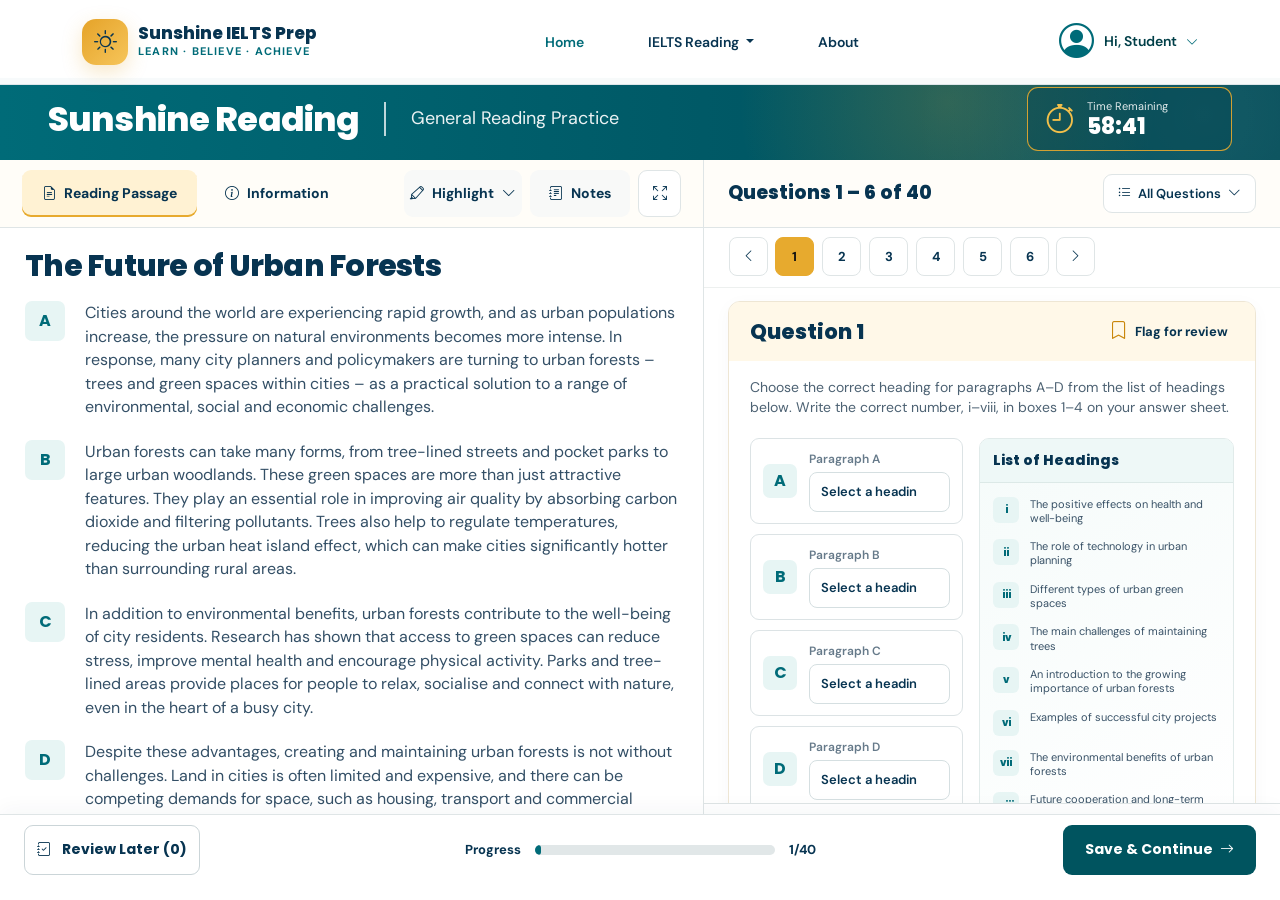
<file: sunshine-reading-master-matching-headings-bootstrap-5-3-8.html>
<!doctype html>
<html lang="en" >
<head>
  <meta charset="utf-8">
  <meta name="viewport" content="width=device-width, initial-scale=1">
  <meta name="description" content="Sunshine Reading — reusable IELTS Reading practice interface.">
  <title>Sunshine Reading | General Reading Interface</title>

  <link rel="preconnect" href="https://fonts.googleapis.com">
  <link rel="preconnect" href="https://fonts.gstatic.com" crossorigin>
  <link href="https://fonts.googleapis.com/css2?family=DM+Sans:wght@400;500;600;700&family=Poppins:wght@500;600;700;800&display=swap" rel="stylesheet">
  <link rel="stylesheet" href="style.css">

  <!-- Bootstrap 5.3.8: pinned production version -->
  <link href="https://cdn.jsdelivr.net/npm/bootstrap@5.3.8/dist/css/bootstrap.min.css"
        rel="stylesheet"
        integrity="sha384-sRIl4kxILFvY47J16cr9ZwB07vP4J8+LH7qKQnuqkuIAvNWLzeN8tE5YBujZqJLB"
        crossorigin="anonymous">
  <link rel="stylesheet" href="https://cdn.jsdelivr.net/npm/bootstrap-icons@1.13.1/font/bootstrap-icons.min.css">

  <style>
    :root{
      --sun-navy:#073451;--sun-teal:#006b78;--sun-teal-dark:#00545f;
      --sun-gold:#e7aa2e;--sun-gold-soft:#fff2d3;--sun-cream:#fffaf0;
      --sun-white:#fff;--sun-border:#dfe5e6;--sun-text:#173b57;--sun-muted:#667a8a;
      --sun-shadow:0 8px 28px rgba(7,52,81,.08);
      --header-h:78px;--exam-h:82px;--bottom-h:86px;
    }

    *{box-sizing:border-box}
    html,body{width:100%;height:100%}
    body{margin:0;background:var(--sun-cream);color:var(--sun-text);font-family:"DM Sans",sans-serif;overflow:hidden}
    h1,h2,h3,h4,h5,h6{font-family:"Poppins",sans-serif}
    button,input,select{font:inherit}
    button:focus-visible,select:focus-visible,.answer-row:focus-within{outline:3px solid rgba(0,107,120,.22);outline-offset:2px}

    /* ---------- SITE HEADER ---------- */
    .site-header{height:var(--header-h);background:#fff;border-bottom:1px solid rgba(7,52,81,.07);position:relative;z-index:1000}
    .main-navbar {
            background: rgba(255, 255, 255, 0.97);
            border-bottom: 1px solid var(--sunshine-border);
            padding: 14px 0 !important;
            white-space:nowrap;
            position: sticky;
            top: 0;
            z-index: 1030;
        }

        .navbar-brand {
            display: flex;
            align-items: center;
            gap: 10px;
        }

        .brand-icon {
            width: 46px;
            height: 46px;
            border-radius: 14px;
            background: linear-gradient(
                135deg,
                var(--sunshine-gold),
                var(--sunshine-gold-light)
            );
            color: var(--sunshine-navy);
            display: flex;
            align-items: center;
            justify-content: center;
            font-size: 23px;
            box-shadow: 0 7px 20px rgba(229, 163, 41, 0.25);
        }

        .brand-title {
            color: var(--sunshine-navy);
            font-family: "Poppins", sans-serif;
            font-weight: 800;
            font-size: 17px;
            line-height: 1.1;
        }

        .brand-subtitle {
            color: var(--sunshine-teal);
            font-size: 11px;
            font-weight: 700;
            letter-spacing: 1.2px;
        }

        .navbar-nav .nav-link {
            color: var(--sunshine-navy);
            font-size: 14px;
            font-weight: 600;
            margin-left: 20px;
            margin-right: 20px;
            padding: 9px 12px !important;
            transition: 0.25s ease;
        }

        .navbar-nav .nav-link:hover,
        .navbar-nav .nav-link.active {
            color: var(--sunshine-teal);
        }
        .avatar{font-size: 35px;}

        .nav-search {
            width: 40px;
            height: 40px;
            border: 1px solid var(--sunshine-border);
            border-radius: 50%;
            display: flex;
            align-items: center;
            justify-content: center;
            color: var(--sunshine-navy);
            transition: 0.25s ease;
        }

        .nav-search:hover {
            background: var(--sunshine-cream);
            color: var(--sunshine-teal);
        }

        .btn-sunshine-outline {
            border: 1.5px solid var(--sunshine-navy);
            color: var(--sunshine-navy);
            background: transparent;
            border-radius: 10px;
            font-weight: 700;
            padding: 10px 18px;
        }

        .btn-sunshine-outline:hover {
            background: var(--sunshine-navy);
            color: white;
        }

        .btn-sunshine {
            background: var(--sunshine-gold);
            border: 1px solid var(--sunshine-gold);
            color: var(--sunshine-navy);
            border-radius: 10px;
            font-weight: 800;
            padding: 11px 20px;
            transition: 0.25s ease;
        }

        .btn-sunshine:hover {
            background: var(--sunshine-gold-light);
            border-color: var(--sunshine-gold-light);
            color: var(--sunshine-navy);
            transform: translateY(-2px);
        }
    .site-navbar{height:var(--header-h)}
    .brand-logo{width:215px;height:auto;display:block}
    .main-nav .nav-link{color:var(--sun-navy);font-size:14px;font-weight:600;padding:.65rem .7rem!important;white-space:nowrap}
    .main-nav .nav-link:hover,.main-nav .nav-link:focus{color:#c9870c}
    .main-nav .dropdown-menu{border:1px solid rgba(7,52,81,.08);border-radius:12px;padding:.45rem;box-shadow:0 16px 45px rgba(7,52,81,.11)}
    .main-nav .dropdown-item{color:var(--sun-navy);font-size:13px;font-weight:600;border-radius:8px;padding:.55rem .75rem}
    .main-nav .dropdown-item:hover{background:var(--sun-gold-soft);color:var(--sun-navy)}
    .student-user{display:flex;align-items:center;gap:9px;color:#fff;font-size:14px;font-weight:600}
    .student-avatar{width:38px;height:38px;border-radius:50%;background:#fff;color:var(--sun-teal);display:inline-flex;align-items:center;justify-content:center;font-size:20px}

    /* ---------- EXAM HEADER ---------- */
    .exam-header{height:var(--exam-h);background:linear-gradient(90deg,#006b78,#005966 55%,#004b57);color:#fff;position:relative;overflow:hidden}
    .exam-header:after{content:"";position:absolute;inset:0;pointer-events:none;background:radial-gradient(circle at 74% 30%,rgba(231,170,46,.2),transparent 22%),radial-gradient(circle at 94% 45%,rgba(255,255,255,.08),transparent 24%)}
    .exam-header-inner{height:100%;position:relative;z-index:1}
    .exam-title{font-size:38px;font-weight:800;letter-spacing:-.025em;margin:0}
    .exam-divider{width:2px;height:34px;background:rgba(255,255,255,.75);margin:0 25px}
    .exam-subtitle{font-size:18px;color:rgba(255,255,255,.92)}
    .timer-box{min-width:205px;height:64px;border:1px solid rgba(231,170,46,.9);border-radius:11px;background:rgba(0,65,75,.35);display:flex;align-items:center;gap:12px;padding:8px 17px}
    .timer-icon{font-size:30px;color:#f3c04a}
    .timer-label{font-size:11px;color:rgba(255,255,255,.88);line-height:1.1;margin-bottom:3px}
    .timer-value{font-family:"Poppins";font-size:22px;font-weight:800;line-height:1}

    /* ---------- APP SHELL ---------- */
    .reading-app{height:calc(100vh - var(--header-h) - var(--exam-h) - var(--bottom-h));min-height:520px;display:flex;background:var(--sun-cream)}
    .reading-pane,.question-pane{height:100%;min-width:0;position:relative;overflow:hidden;background:#fff}
    .reading-pane{flex:0 0 55%;max-width:55%;border-right:1px solid var(--sun-border)}
    .question-pane{flex:0 0 45%;max-width:45%}

    /* ---------- PASSAGE TOOLBAR ---------- */
    .passage-toolbar{height:68px;background:#fffdf8;border-bottom:1px solid var(--sun-border);display:flex;align-items:stretch;gap:8px;padding:10px 36px}
    .tool-tab,.tool-action{border:0;color:var(--sun-navy);font-size:14px;font-weight:700;display:inline-flex;align-items:center;justify-content:center;gap:8px;white-space:nowrap}
    .tool-tab{background:transparent;padding:0 20px;border-radius:9px}
    .tool-tab.active{background:var(--sun-gold-soft);box-shadow:inset 0 -2px 0 var(--sun-gold)}
    .tool-tab:hover,.tool-action:hover{background:#faf5e8}
    .toolbar-spacer{flex:1}
    .tool-action{background:#f8f9f8;min-width:100px;border-radius:9px}
    .fullscreen-btn{min-width:43px;width:43px;background:#fff;border:1px solid var(--sun-border)}

    /* ---------- PASSAGE ---------- */
    .passage-scroll{height:calc(100% - 68px);overflow-y:auto;padding:20px 35px 30px 38px;scrollbar-width:thin;scrollbar-color:#aeb7ba #f3f4f2}
    .passage-scroll::-webkit-scrollbar{width:10px}.passage-scroll::-webkit-scrollbar-track{background:#f3f4f2}.passage-scroll::-webkit-scrollbar-thumb{background:#aeb7ba;border-radius:20px}
    .passage-title{font-size:30px;font-weight:800;letter-spacing:-.025em;margin:0 0 17px;color:var(--sun-navy)}
    .paragraph{display:grid;grid-template-columns:42px minmax(0,1fr);gap:18px;margin-bottom:21px}
    .paragraph-label{width:40px;height:40px;border-radius:7px;background:#e7f5f4;color:var(--sun-teal);display:flex;align-items:center;justify-content:center;font-family:"Poppins";font-weight:700}
    .paragraph-text{margin:0;color:#334f66;font-size:16px;line-height:1.47}
    mark.passage-highlight{background:#fff0b7;border-radius:3px;padding:1px 2px}

    /* ---------- QUESTION HEADER/NAV ---------- */
    .question-top{height:68px;border-bottom:1px solid var(--sun-border);background:#fffdf9;display:flex;align-items:center;justify-content:space-between;padding:0 34px}
    .question-count{margin:0;font-size:19px;font-weight:800;color:var(--sun-navy)}
    .question-filter{border:1px solid var(--sun-border);background:#fff;border-radius:9px;padding:9px 14px;color:var(--sun-navy);font-size:13px;font-weight:600}
    .question-navigation{padding:9px 25px 11px;border-bottom:1px solid #edf0ef;background:#fff}
    .question-nav-scroll{display:flex;gap:7px;align-items:center;overflow-x:auto;scrollbar-width:none}
    .question-nav-scroll::-webkit-scrollbar{display:none}
    .question-number,.question-arrow{width:39px;height:39px;flex:0 0 39px;border:1px solid var(--sun-border);border-radius:8px;background:#fff;color:var(--sun-navy);display:flex;align-items:center;justify-content:center;font-size:13px;font-weight:700}
    .question-number:hover{border-color:var(--sun-gold);background:var(--sun-gold-soft)}
    .question-number.active{background:var(--sun-gold);border-color:var(--sun-gold);color:#111}

    /* ---------- QUESTION WORKSPACE ---------- */
    .question-scroll{height:calc(100% - 139px);overflow-y:auto;padding:13px 34px 24px}
    .question-card{border:1px solid #eee6d4;border-radius:12px;background:#fff;overflow:hidden;box-shadow:0 4px 18px rgba(7,52,81,.03)}
    .question-card-header{min-height:59px;background:#fff8e8;display:flex;align-items:center;justify-content:space-between;padding:0 21px}
    .question-heading{margin:0;color:var(--sun-navy);font-size:21px;font-weight:800}
    .flag-button{border:0;background:transparent;color:var(--sun-navy);display:inline-flex;align-items:center;gap:7px;font-size:13px;font-weight:700}
    .flag-button i{color:#c9870c;font-size:18px}
    .question-body{padding:16px 21px 21px}
    .instruction{color:#4d6273;font-size:14px;line-height:1.45;margin-bottom:20px}
    .question-text{color:var(--sun-navy);font-size:17px;line-height:1.45;font-weight:600;margin:0 0 20px}

    /* ---------- MATCHING HEADINGS MASTER ---------- */
    .headings-layout{display:grid;grid-template-columns:minmax(0,1fr) 300px;gap:16px;align-items:start}
    .answer-list{display:grid;gap:10px}
    .answer-row{border:1px solid #dce3e5;border-radius:9px;background:#fff;padding:11px 12px;display:grid;grid-template-columns:36px minmax(0,1fr);gap:10px;align-items:center}
    .answer-row:hover{border-color:#b9c9ce;background:#fcfdfc}
    .answer-letter{width:34px;height:34px;border-radius:7px;background:#e7f5f4;color:var(--sun-teal);display:flex;align-items:center;justify-content:center;font-family:"Poppins";font-weight:700}
    .answer-copy{min-width:0}
    .answer-copy label{display:block;font-size:12px;color:var(--sun-muted);font-weight:600;margin-bottom:4px}
    .heading-select{width:100%;min-height:40px;border:1px solid #d5dfe1;border-radius:8px;color:var(--sun-navy);font-size:13px;font-weight:600;background:#fff;padding:.45rem 2rem .45rem .7rem}
    .heading-select:focus{border-color:var(--sun-teal);box-shadow:0 0 0 .15rem rgba(0,107,120,.12)}
    .heading-list-card{border:1px solid #e1ebea;border-radius:10px;background:linear-gradient(145deg,#f5fbfa,#fff);overflow:hidden}
    .heading-list-title{background:#eef8f7;color:var(--sun-navy);font-family:"Poppins";font-size:14px;font-weight:800;padding:11px 13px;border-bottom:1px solid #dce9e7}
    .heading-list{list-style:none;margin:0;padding:7px}
    .heading-list li{display:grid;grid-template-columns:29px minmax(0,1fr);gap:8px;align-items:start;padding:7px 6px;border-radius:7px;color:#395267;font-size:11px;line-height:1.3}
    .heading-list li:hover{background:#fff}
    .roman-badge{width:26px;height:26px;border-radius:6px;background:#e7f5f4;color:var(--sun-teal);display:flex;align-items:center;justify-content:center;font-family:"Poppins";font-size:10px;font-weight:800}
    .heading-used{opacity:.45}
    .heading-used .roman-badge{background:#e9edef;color:#65757e}

    /* ---------- QUESTION FOOTER ---------- */
    .question-footer{height:92px;display:flex;align-items:center;gap:13px;padding:13px 34px;border-top:1px solid var(--sun-border);background:#fff}
    .btn-question{min-height:51px;border-radius:9px;font-family:"Poppins";font-size:14px;font-weight:700;display:inline-flex;align-items:center;justify-content:center;gap:8px}
    .btn-previous{flex:1;border:1px solid #cbd5d8;background:#fff;color:var(--sun-navy)}
    .btn-next{flex:1;border:0;background:linear-gradient(135deg,#f1bb42,#e2a127);color:#111}
    .btn-next:hover{background:linear-gradient(135deg,#e7aa2e,#d89518);color:#111}

    /* ---------- BOTTOM BAR ---------- */
    .bottom-bar{height:var(--bottom-h);background:rgba(255,255,255,.98);border-top:1px solid var(--sun-border);box-shadow:0 -5px 20px rgba(7,52,81,.04);position:relative;z-index:100}
    .bottom-bar-inner{height:100%}
    .review-button,.save-button{min-height:50px;border-radius:9px;font-family:"Poppins";font-size:14px;font-weight:700}
    .review-button{border:1px solid #cbd5d8;background:#fff;color:var(--sun-navy)}
    .save-button{border:0;background:var(--sun-teal-dark);color:#fff;padding:0 22px}
    .save-button:hover{background:#003f48;color:#fff}
    .progress-area{display:flex;align-items:center;justify-content:center;gap:14px}
    .progress-label,.progress-number{font-size:13px;font-weight:700;color:var(--sun-navy);white-space:nowrap}
    .progress{width:310px;height:10px;background:#e1e7e8;border-radius:50rem}
    .progress-bar{background:var(--sun-teal);border-radius:inherit}

    /* ---------- RESPONSIVE ---------- */
    @media(max-width:1399.98px){
      .brand-logo{width:190px}.main-nav .nav-link{font-size:13px;padding-left:.45rem!important;padding-right:.45rem!important}
      .exam-title{font-size:34px}.passage-toolbar{padding-left:22px;padding-right:22px}
      .passage-scroll{padding-left:25px;padding-right:25px}.question-top,.question-scroll{padding-left:24px;padding-right:24px}
      .progress{width:240px}.headings-layout{grid-template-columns:minmax(0,1fr) 255px}
    }
    @media(max-width:1199.98px){
      .headings-layout{grid-template-columns:1fr}.heading-list-card{order:-1}
      .heading-list{display:grid;grid-template-columns:repeat(2,minmax(0,1fr))}
    }
    @media(max-width:991.98px){
      body{overflow:auto}.site-header{height:auto}.site-navbar{height:auto;min-height:72px}
      .navbar-collapse{margin-top:10px;padding:12px;background:#fff;border-radius:12px;box-shadow:var(--sun-shadow)}
      .student-user{color:var(--sun-navy);margin-top:8px}
      .exam-header{height:auto;min-height:76px}.exam-header-inner{min-height:76px}
      .exam-title{font-size:28px}.exam-subtitle{font-size:15px}
      .reading-app{height:auto;min-height:0;display:block}
      .reading-pane,.question-pane{width:100%;max-width:100%;height:600px}
      .reading-pane{border-right:0;border-bottom:5px solid #edf1ef}.question-pane{height:auto;min-height:700px}
      .bottom-bar{height:auto;min-height:88px}.bottom-bar-inner{padding-top:15px;padding-bottom:15px}
    }
    @media(max-width:767.98px){
      .brand-logo{width:165px}.exam-title{font-size:23px}.exam-divider{height:25px;margin:0 12px}.exam-subtitle{font-size:13px}
      .timer-box{min-width:auto;height:48px;padding:5px 9px;gap:6px}.timer-icon{font-size:21px}.timer-label{display:none}.timer-value{font-size:17px}
      .reading-pane{height:540px}.question-pane{min-height:720px}
      .passage-toolbar{height:62px;padding:7px 10px;gap:4px;overflow-x:auto}.tool-tab{padding:0 11px;font-size:12px}.tool-action{min-width:70px;font-size:12px}
      .passage-scroll{height:calc(100% - 62px);padding:18px}.passage-title{font-size:25px}
      .paragraph{grid-template-columns:34px minmax(0,1fr);gap:11px;margin-bottom:17px}.paragraph-label{width:34px;height:34px}.paragraph-text{font-size:14px}
      .question-top{height:61px;padding:0 15px}.question-count{font-size:16px}.question-filter{padding:8px 9px;font-size:11px}
      .question-navigation{padding:8px 10px}.question-number,.question-arrow{width:35px;height:35px;flex-basis:35px}
      .question-scroll{height:auto;max-height:none;padding:10px 12px 20px}.question-card-header{padding:0 14px}.question-heading{font-size:18px}
      .flag-button{font-size:11px}.question-body{padding:14px}.question-text{font-size:15px}
      .heading-list{grid-template-columns:1fr}.answer-row{grid-template-columns:32px minmax(0,1fr)}.heading-list li{font-size:12px}
      .question-footer{height:auto;padding:12px}.btn-question{min-height:46px;font-size:13px}
      .progress-area{order:3;width:100%}.progress{flex:1;width:auto}
      .review-button,.save-button{min-height:46px;padding:0 10px;font-size:12px;width:100%}
    }
    @media(max-width:480px){
      .exam-subtitle,.exam-divider{display:none}.exam-title{font-size:21px}.timer-box{margin-left:auto}
      .question-footer{display:grid;grid-template-columns:1fr 1fr}.btn-next,.btn-previous{width:100%}
    }
    @media(prefers-reduced-motion:reduce){*{scroll-behavior:auto!important;transition:none!important}}
  </style>
</head>

<body>

<!-- <header class="site-header">
  <nav class="navbar navbar-expand-lg" aria-label="Main navigation">
    <div class="container-fluid px-3 px-xl-5 site-navbar">
      <a class="navbar-brand flex-shrink-0" href="dashboard.html" aria-label="Sunshine Achievers Tech dashboard">
        <img src="images/brand/sunshine-achievers-tech-logo.svg" alt="Sunshine Achievers Tech" class="brand-logo">
      </a>

      <button class="navbar-toggler" type="button" data-bs-toggle="collapse" data-bs-target="#mainNavigation"
              aria-controls="mainNavigation" aria-expanded="false" aria-label="Toggle navigation">
        <span class="navbar-toggler-icon"></span>
      </button>

      <div class="collapse navbar-collapse" id="mainNavigation">
        <ul class="navbar-nav mx-auto main-nav align-items-lg-center">
          <li class="nav-item"><a class="nav-link" href="index.html">Home</a></li>
          <li class="nav-item"><a class="nav-link" href="ielts.html">IELTS</a></li>
          <li class="nav-item"><a class="nav-link" href="pte.html">PTE</a></li>
          <li class="nav-item"><a class="nav-link" href="oet.html">OET</a></li>
          <li class="nav-item"><a class="nav-link" href="computer-courses.html">Computer Courses</a></li>
          <li class="nav-item"><a class="nav-link" href="study-abroad.html">Study Abroad</a></li>
          <li class="nav-item dropdown">
            <a class="nav-link dropdown-toggle" href="#" role="button" data-bs-toggle="dropdown" aria-expanded="false">Resources</a>
            <ul class="dropdown-menu">
              <li><a class="dropdown-item" href="resources.html">Learning Resources</a></li>
              <li><a class="dropdown-item" href="ielts-tips.html">IELTS Tips</a></li>
              <li><a class="dropdown-item" href="blog.html">Blog</a></li>
            </ul>
          </li>
        </ul>

        <div class="student-user ms-lg-3">
          <span class="student-avatar"><i class="bi bi-person-fill"></i></span>
          <span>Hi, Student</span>
          <i class="bi bi-chevron-down small"></i>
        </div>
      </div>
    </div>
  </nav>
</header> -->

<header class="site-header">

  <nav class="navbar navbar-expand-lg main-navbar">

    <div class="container">

      <!-- BRAND -->

      <a class="navbar-brand" href="index.html">

        <div class="brand-icon">
          <i class="bi bi-sun"></i>
        </div>

        <div>
          <div class="brand-title">
            Sunshine IELTS Prep
          </div>

          <div class="brand-subtitle">
            LEARN · BELIEVE · ACHIEVE
          </div>
        </div>

      </a>


      <!-- MOBILE TOGGLE -->

      <button
        class="navbar-toggler border-0 shadow-none"
        type="button"
        data-bs-toggle="collapse"
        data-bs-target="#mainNavigation"
        aria-controls="mainNavigation"
        aria-expanded="false"
        aria-label="Toggle navigation">

        <i class="bi bi-list fs-2 text-sunshine-navy"></i>

      </button>


      <!-- NAVIGATION -->

      <div
        class="collapse navbar-collapse"
        id="mainNavigation">

        <ul class="navbar-nav ms-auto align-items-lg-center n-navi">

          <li class="nav-item">
            <a class="nav-link active" href="index.html">
              Home
            </a>
          </li>

          <li class="nav-item dropdown">

            <a
              class="nav-link dropdown-toggle"
              href="#"
              role="button"
              data-bs-toggle="dropdown">
              IELTS Reading
            </a>

            <ul class="dropdown-menu border-0 shadow-sm">

              <li>
                <a class="dropdown-item" href="sunshinemcqreading.html">
                  Academic Reading
                </a>
              </li>

              <li>
                <a class="dropdown-item" href="sunshine-reading-master-matching-headings-bootstrap-5-3-8.html">
                  General Reading
                </a>
              </li>

            </ul>

          </li>

                <!-- <li>
                    <a class="dropdown-item" href="#">
                        IELTS Writing
                    </a>
                </li>

                <li>
                    <a class="dropdown-item" href="#">
                        IELTS Reading
                    </a>
                </li>

                <li class="nav-item">
                    <a class="nav-link" href="#">
                        PTE
                    </a>
                </li>


                <li class="nav-item">
                    <a class="nav-link" href="#">
                        OET
                    </a>
                </li>


                <li class="nav-item">
                    <a class="nav-link" href="#">
                        Computer Courses
                    </a>
                </li>


                <li class="nav-item">
                    <a class="nav-link" href="#">
                        Study Abroad
                    </a>
                </li>
                

                <li class="nav-item">
                    <a class="nav-link" href="#practice">
                        Practice Tests
                    </a>
                </li>


                <li class="nav-item">
                    <a class="nav-link" href="#resources">
                        Resources
                    </a>
                </li> -->

          <li class="nav-item">
            <a class="nav-link" href="#about">
              About
            </a>
          </li>

        </ul>


        <!-- NAV ACTIONS -->

        <div class="student-user ms-lg-3">
          <span class="student-avatar"><i class="bi bi-person-circle avatar"></i></span>
          <p class="intro">Hi, Student</p>
          <i class="bi bi-chevron-down small intro-sign"></i>
        </div>

      </div>

    </div>

  </nav>
</header>


<section class="exam-header" aria-label="Reading test header">
  <div class="container-fluid px-3 px-xl-5 exam-header-inner">
    <div class="d-flex align-items-center justify-content-between h-100">
      <div class="d-flex align-items-center min-w-0">
        <h1 class="exam-title">Sunshine Reading</h1>
        <span class="exam-divider" aria-hidden="true"></span>
        <span class="exam-subtitle">General Reading Practice</span>
      </div>

      <div class="timer-box" aria-label="Time remaining">
        <i class="bi bi-stopwatch timer-icon" aria-hidden="true"></i>
        <div>
          <div class="timer-label">Time Remaining</div>
          <div class="timer-value" id="timer">58:42</div>
        </div>
      </div>
    </div>
  </div>
</section>

<main class="reading-app">

  <!-- ================= LEFT: PASSAGE ================= -->
  <section class="reading-pane" aria-labelledby="passageTitle">
    <div class="passage-toolbar">
      <button type="button" class="tool-tab active" id="passageTab">
        <i class="bi bi-file-earmark-text"></i> Reading Passage
      </button>
      <button type="button" class="tool-tab" id="informationTab">
        <i class="bi bi-info-circle"></i> Information
      </button>
      <div class="toolbar-spacer"></div>
      <button type="button" class="tool-action" id="highlightButton">
        <i class="bi bi-highlighter"></i> Highlight <i class="bi bi-chevron-down"></i>
      </button>
      <button type="button" class="tool-action" id="notesButton">
        <i class="bi bi-journal-text"></i> Notes
      </button>
      <button type="button" class="tool-action fullscreen-btn" id="passageFullscreen" aria-label="Full screen passage">
        <i class="bi bi-arrows-fullscreen"></i>
      </button>
    </div>

    <article class="passage-scroll" id="passageScroll">
      <h2 class="passage-title" id="passageTitle">The Future of Urban Forests</h2>

      <div class="paragraph">
        <div class="paragraph-label">A</div>
        <p class="paragraph-text">
          Cities around the world are experiencing rapid growth, and as urban populations increase,
          the pressure on natural environments becomes more intense. In response, many city planners
          and policymakers are turning to urban forests – trees and green spaces within cities – as a
          practical solution to a range of environmental, social and economic challenges.
        </p>
      </div>

      <div class="paragraph">
        <div class="paragraph-label">B</div>
        <p class="paragraph-text">
          Urban forests can take many forms, from tree-lined streets and pocket parks to large urban
          woodlands. These green spaces are more than just attractive features. They play an essential
          role in improving air quality by absorbing carbon dioxide and filtering pollutants. Trees
          also help to regulate temperatures, reducing the urban heat island effect, which can make
          cities significantly hotter than surrounding rural areas.
        </p>
      </div>

      <div class="paragraph">
        <div class="paragraph-label">C</div>
        <p class="paragraph-text">
          In addition to environmental benefits, urban forests contribute to the well-being of city
          residents. Research has shown that access to green spaces can reduce stress, improve mental
          health and encourage physical activity. Parks and tree-lined areas provide places for people
          to relax, socialise and connect with nature, even in the heart of a busy city.
        </p>
      </div>

      <div class="paragraph">
        <div class="paragraph-label">D</div>
        <p class="paragraph-text">
          Despite these advantages, creating and maintaining urban forests is not without challenges.
          Land in cities is often limited and expensive, and there can be competing demands for space,
          such as housing, transport and commercial development. Furthermore, trees require long-term
          care, including watering, pruning and protection from pests and diseases. Without proper
          planning and investment, urban forests may struggle to survive.
        </p>
      </div>

      <div class="paragraph">
        <div class="paragraph-label">E</div>
        <p class="paragraph-text">
          Many cities are now adopting innovative strategies to expand their urban forests. Some are
          introducing “green roofs” on buildings, while others are transforming unused land into
          community gardens or mini-forests. Technology is also playing a role, with data and digital
          tools helping planners monitor tree health and identify areas where new green spaces could
          have the greatest impact.
        </p>
      </div>

      <div class="paragraph">
        <div class="paragraph-label">F</div>
        <p class="paragraph-text">
          The future of urban forests will depend on continued cooperation between governments,
          communities and environmental organisations. Successful projects require not only funding
          but also long-term commitment. As cities continue to grow, integrating nature into urban
          planning may become increasingly important for creating healthier and more sustainable
          places to live.
        </p>
      </div>
    </article>
  </section>

  <!-- ================= RIGHT: QUESTIONS ================= -->
  <section class="question-pane" aria-labelledby="questionAreaTitle">

    <div class="question-top">
      <h2 class="question-count" id="questionAreaTitle">Questions 1 – 6 of 40</h2>
      <button type="button" class="question-filter">
        <i class="bi bi-list-ul me-1"></i> All Questions <i class="bi bi-chevron-down ms-1"></i>
      </button>
    </div>

    <div class="question-navigation">
      <div class="question-nav-scroll">
        <button type="button" class="question-arrow" id="previousQuestionTop" aria-label="Previous question">
          <i class="bi bi-chevron-left"></i>
        </button>
        <div id="questionNumbers" class="d-flex gap-2"></div>
        <button type="button" class="question-arrow" id="nextQuestionTop" aria-label="Next question">
          <i class="bi bi-chevron-right"></i>
        </button>
      </div>
    </div>

    <div class="question-scroll">

      <article class="question-card">

        <header class="question-card-header">
          <h3 class="question-heading">Question 1</h3>
          <button type="button" class="flag-button" id="flagQuestion" aria-pressed="false">
            <i class="bi bi-bookmark"></i><span>Flag for review</span>
          </button>
        </header>

        <div class="question-body">

          <p class="instruction">
            Choose the correct heading for paragraphs A–D from the list of headings below.
            Write the correct number, i–viii, in boxes 1–4 on your answer sheet.
          </p>

          <div class="headings-layout">

            <div class="answer-list" id="answerList"></div>

            <aside class="heading-list-card" aria-labelledby="headingListTitle">
              <div class="heading-list-title" id="headingListTitle">List of Headings</div>
              <ol class="heading-list" id="headingList"></ol>
            </aside>

          </div>
        </div>
      </article>

    </div>

    <div class="question-footer">
      <button type="button" class="btn btn-question btn-previous" id="previousQuestion">
        <i class="bi bi-arrow-left"></i> Previous
      </button>
      <button type="button" class="btn btn-question btn-next" id="nextQuestion">
        Next Question <i class="bi bi-arrow-right"></i>
      </button>
    </div>
  </section>
</main>

<footer class="bottom-bar">
  <div class="container-fluid px-3 px-xl-4 bottom-bar-inner">
    <div class="row h-100 align-items-center g-3">

      <div class="col-6 col-lg-3">
        <button type="button" class="btn review-button" id="reviewLater">
          <i class="bi bi-journal-check me-2"></i> Review Later <span id="reviewCount">(0)</span>
        </button>
      </div>

      <div class="col-12 col-lg-6 order-3 order-lg-0">
        <div class="progress-area">
          <span class="progress-label">Progress</span>
          <div class="progress" role="progressbar" aria-label="Test progress" aria-valuenow="1" aria-valuemin="0" aria-valuemax="40">
            <div class="progress-bar" id="progressBar" style="width:2.5%"></div>
          </div>
          <span class="progress-number"><span id="currentProgress">1</span>/40</span>
        </div>
      </div>

      <div class="col-6 col-lg-3 text-lg-end">
        <button type="button" class="btn save-button" id="saveContinue">
          Save &amp; Continue <i class="bi bi-arrow-right ms-1"></i>
        </button>
      </div>

    </div>
  </div>
</footer>

<script src="https://cdn.jsdelivr.net/npm/bootstrap@5.3.8/dist/js/bootstrap.bundle.min.js"
  integrity="sha384-FKyoEForCGlyvwx9Hj09JcYn3nv7wiPVlz7YYwJrWVcXK/BmnVDxM+D2scQbITxI"
  crossorigin="anonymous"></script>

<script>
/*
  SUNSHINE READING MASTER ENGINE
  ------------------------------------------------------------
  The UI is intentionally data-driven so question types can be
  swapped without rebuilding the page shell.

  Supported master types planned:
    mcq
    matching-headings
    matching-information
    matching-features
    true-false-not-given
    yes-no-not-given
    sentence-completion
    summary-completion
    note-table-flowchart-completion
    diagram-label-completion

  Current renderer: matching-headings
*/

const TEST_CONFIG = {
  type: "matching-headings",
  totalQuestions: 40,
  sectionStart: 1,
  sectionEnd: 6,
  timeSeconds: 58 * 60 + 42,

  paragraphs: ["A", "B", "C", "D"],

  headings: [
    { id: "i",   text: "The positive effects on health and well-being" },
    { id: "ii",  text: "The role of technology in urban planning" },
    { id: "iii", text: "Different types of urban green spaces" },
    { id: "iv",  text: "The main challenges of maintaining trees" },
    { id: "v",   text: "An introduction to the growing importance of urban forests" },
    { id: "vi",  text: "Examples of successful city projects" },
    { id: "vii", text: "The environmental benefits of urban forests" },
    { id: "viii",text: "Future cooperation and long-term commitment" }
  ]
};

const state = {
  currentQuestion: 1,
  reviewCount: 0,
  flagged: false,
  answers: {}
};

/* ---------- RENDER QUESTION NAVIGATION ---------- */

const questionNumbers = document.getElementById("questionNumbers");

for (let i = TEST_CONFIG.sectionStart; i <= TEST_CONFIG.sectionEnd; i++) {
  const button = document.createElement("button");
  button.type = "button";
  button.className = "question-number" + (i === 1 ? " active" : "");
  button.dataset.question = i;
  button.textContent = i;
  questionNumbers.appendChild(button);
}

function setQuestion(questionNumber) {
  state.currentQuestion = questionNumber;

  document.querySelectorAll(".question-number").forEach(btn => {
    btn.classList.toggle("active", Number(btn.dataset.question) === questionNumber);
  });

  document.getElementById("currentProgress").textContent = questionNumber;

  const pct = Math.min((questionNumber / TEST_CONFIG.totalQuestions) * 100, 100);
  document.getElementById("progressBar").style.width = pct + "%";
  document.querySelector(".progress").setAttribute("aria-valuenow", questionNumber);

  document.querySelector(".question-count").textContent =
    `Questions ${TEST_CONFIG.sectionStart} – ${TEST_CONFIG.sectionEnd} of ${TEST_CONFIG.totalQuestions}`;
}

document.querySelectorAll(".question-number").forEach(btn => {
  btn.addEventListener("click", () => setQuestion(Number(btn.dataset.question)));
});

document.getElementById("previousQuestion").addEventListener("click", () => {
  if (state.currentQuestion > TEST_CONFIG.sectionStart) setQuestion(state.currentQuestion - 1);
});

document.getElementById("previousQuestionTop").addEventListener("click", () => {
  if (state.currentQuestion > TEST_CONFIG.sectionStart) setQuestion(state.currentQuestion - 1);
});

document.getElementById("nextQuestion").addEventListener("click", () => {
  if (state.currentQuestion < TEST_CONFIG.sectionEnd) setQuestion(state.currentQuestion + 1);
});

document.getElementById("nextQuestionTop").addEventListener("click", () => {
  if (state.currentQuestion < TEST_CONFIG.sectionEnd) setQuestion(state.currentQuestion + 1);
});

/* ---------- RENDER MATCHING HEADINGS ---------- */

const answerList = document.getElementById("answerList");
const headingList = document.getElementById("headingList");

TEST_CONFIG.paragraphs.forEach((paragraph, index) => {
  const row = document.createElement("div");
  row.className = "answer-row";

  row.innerHTML = `
    <span class="answer-letter">${paragraph}</span>
    <div class="answer-copy">
      <label for="heading-${paragraph}">Paragraph ${paragraph}</label>
      <select class="form-select heading-select" id="heading-${paragraph}" data-paragraph="${paragraph}" aria-label="Select heading for paragraph ${paragraph}">
        <option value="">Select a heading</option>
        ${TEST_CONFIG.headings.map(h => `<option value="${h.id}">${h.id} — ${h.text}</option>`).join("")}
      </select>
    </div>
  `;

  answerList.appendChild(row);
});

TEST_CONFIG.headings.forEach(heading => {
  const item = document.createElement("li");
  item.dataset.heading = heading.id;
  item.innerHTML = `
    <span class="roman-badge">${heading.id}</span>
    <span>${heading.text}</span>
  `;
  headingList.appendChild(item);
});

/* ---------- HEADING SELECTION / USED STATE ---------- */

function refreshHeadingUsage() {
  const selected = new Set(
    [...document.querySelectorAll(".heading-select")]
      .map(select => select.value)
      .filter(Boolean)
  );

  document.querySelectorAll(".heading-list li").forEach(item => {
    item.classList.toggle("heading-used", selected.has(item.dataset.heading));
  });
}

document.querySelectorAll(".heading-select").forEach(select => {
  select.addEventListener("change", event => {
    state.answers[event.target.dataset.paragraph] = event.target.value;
    refreshHeadingUsage();
  });
});

/* ---------- FLAG ---------- */

document.getElementById("flagQuestion").addEventListener("click", () => {
  state.flagged = !state.flagged;

  const button = document.getElementById("flagQuestion");
  const icon = button.querySelector("i");

  button.setAttribute("aria-pressed", String(state.flagged));
  icon.className = state.flagged ? "bi bi-bookmark-fill" : "bi bi-bookmark";
});

/* ---------- REVIEW LATER ---------- */

document.getElementById("reviewLater").addEventListener("click", () => {
  state.reviewCount++;
  document.getElementById("reviewCount").textContent = `(${state.reviewCount})`;
});

/* ---------- TIMER ---------- */

let remainingSeconds = TEST_CONFIG.timeSeconds;

function updateTimer() {
  const minutes = Math.floor(remainingSeconds / 60);
  const seconds = remainingSeconds % 60;

  document.getElementById("timer").textContent =
    `${String(minutes).padStart(2, "0")}:${String(seconds).padStart(2, "0")}`;

  if (remainingSeconds > 0) remainingSeconds--;
}

updateTimer();
setInterval(updateTimer, 1000);

/* ---------- HIGHLIGHT ---------- */

document.getElementById("highlightButton").addEventListener("click", () => {
  const selection = window.getSelection();

  if (!selection || !selection.toString().trim()) {
    return;
  }

  const range = selection.getRangeAt(0);

  try {
    const mark = document.createElement("mark");
    mark.className = "passage-highlight";
    range.surroundContents(mark);
    selection.removeAllRanges();
  } catch (error) {
    console.warn("Highlight could not be applied to this selection.");
  }
});

/* ---------- NOTES ---------- */

document.getElementById("notesButton").addEventListener("click", () => {
  const note = window.prompt("Add a note for this passage:");

  if (note && note.trim()) {
    localStorage.setItem("sunshineReadingNote", note.trim());
  }
});

/* ---------- FULLSCREEN ---------- */

document.getElementById("passageFullscreen").addEventListener("click", async () => {
  const passage = document.querySelector(".reading-pane");

  try {
    if (!document.fullscreenElement) {
      await passage.requestFullscreen();
    } else {
      await document.exitFullscreen();
    }
  } catch (error) {
    console.warn("Fullscreen is not available in this browser/context.");
  }
});

/* ---------- SAVE & CONTINUE ---------- */

document.getElementById("saveContinue").addEventListener("click", () => {
  const payload = {
    type: TEST_CONFIG.type,
    question: state.currentQuestion,
    answers: state.answers,
    flagged: state.flagged,
    reviewCount: state.reviewCount,
    savedAt: new Date().toISOString()
  };

  localStorage.setItem("sunshineReadingProgress", JSON.stringify(payload));

  const button = document.getElementById("saveContinue");
  const original = button.innerHTML;
  button.innerHTML = `<i class="bi bi-check2-circle me-1"></i> Saved`;

  setTimeout(() => {
    button.innerHTML = original;
  }, 1400);
});

/* ---------- RESTORE ---------- */

const saved = localStorage.getItem("sunshineReadingProgress");

if (saved) {
  try {
    const payload = JSON.parse(saved);

    if (payload.type === TEST_CONFIG.type) {
      if (payload.question) setQuestion(Number(payload.question));

      if (payload.answers) {
        Object.entries(payload.answers).forEach(([paragraph, heading]) => {
          const select = document.querySelector(`[data-paragraph="${paragraph}"]`);
          if (select) select.value = heading;
        });
        refreshHeadingUsage();
      }

      if (payload.flagged) {
        state.flagged = true;
        const flag = document.getElementById("flagQuestion");
        flag.setAttribute("aria-pressed", "true");
        flag.querySelector("i").className = "bi bi-bookmark-fill";
      }
    }
  } catch (error) {
    console.warn("Saved Sunshine Reading state could not be restored.");
  }
}
</script>

</body>
</html>
</file>
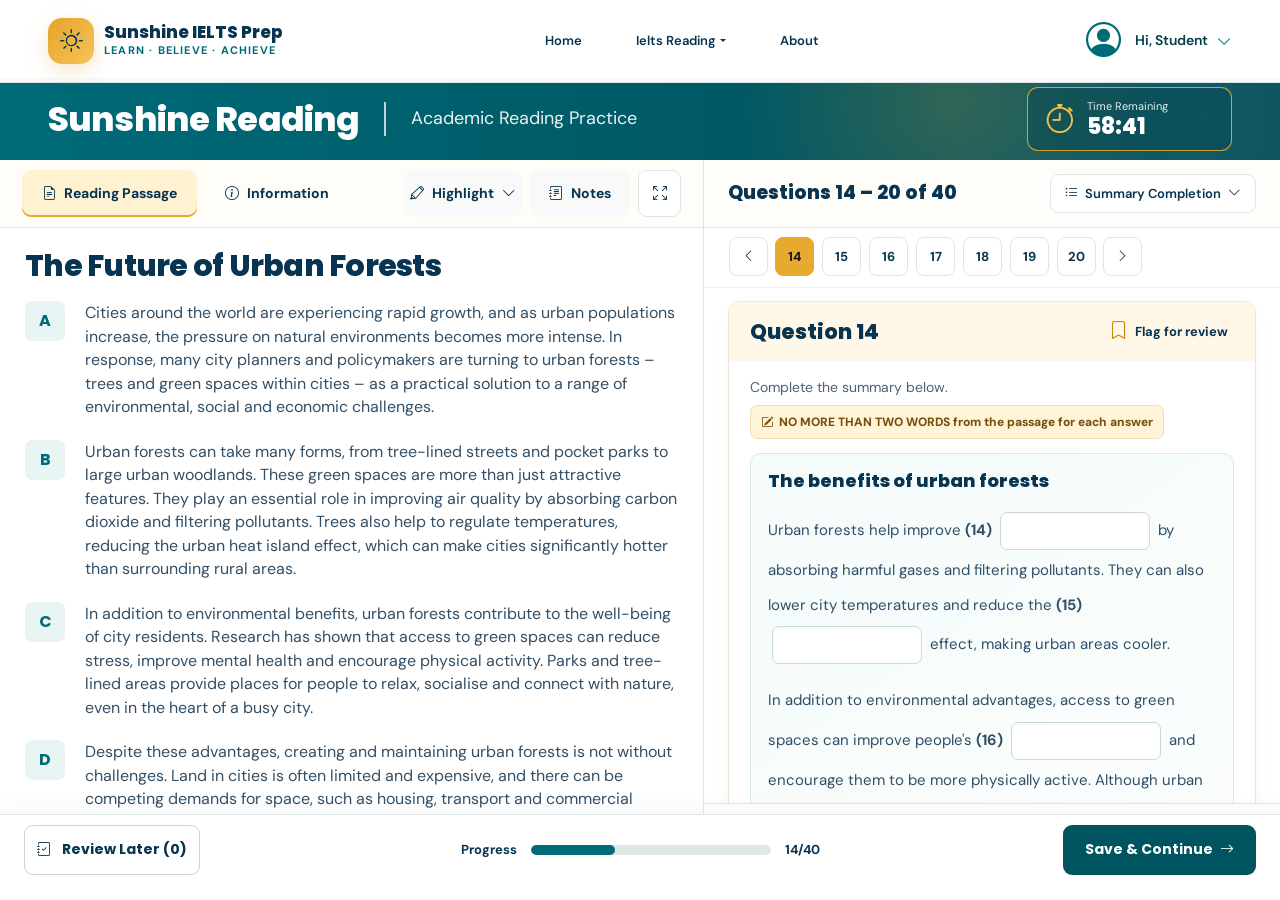
<file: sunshine-reading-master-summary-completion-bootstrap-5-3-8.html>
<!doctype html>
<html lang="en">
<head>
  <meta charset="utf-8">
  <meta name="viewport" content="width=device-width, initial-scale=1">
  <meta name="description" content="Sunshine Reading — reusable IELTS Reading practice interface.">
  <title>Sunshine Reading | Summary Completion Master</title>

  <link rel="preconnect" href="https://fonts.googleapis.com">
  <link rel="preconnect" href="https://fonts.gstatic.com" crossorigin>
  <link href="https://fonts.googleapis.com/css2?family=DM+Sans:wght@400;500;600;700&family=Poppins:wght@500;600;700;800&display=swap" rel="stylesheet">
  <link rel="stylesheet" href="style.css">

  <!-- Bootstrap 5.3.8: pinned production version -->
  <link href="https://cdn.jsdelivr.net/npm/bootstrap@5.3.8/dist/css/bootstrap.min.css"
        rel="stylesheet"
        integrity="sha384-sRIl4kxILFvY47J16cr9ZwB07vP4J8+LH7qKQnuqkuIAvNWLzeN8tE5YBujZqJLB"
        crossorigin="anonymous">
  <link rel="stylesheet" href="https://cdn.jsdelivr.net/npm/bootstrap-icons@1.13.1/font/bootstrap-icons.min.css">

  <style>
    :root{
      --sun-navy:#073451;--sun-teal:#006b78;--sun-teal-dark:#00545f;
      --sun-gold:#e7aa2e;--sun-gold-soft:#fff2d3;--sun-cream:#fffaf0;
      --sun-white:#fff;--sun-border:#dfe5e6;--sun-text:#173b57;--sun-muted:#667a8a;
      --sun-shadow:0 8px 28px rgba(7,52,81,.08);
      --header-h:78px;--exam-h:82px;--bottom-h:86px;
    }

    *{box-sizing:border-box;}
    html,body{width:100%;height:100%;}
    body{margin:0;background:var(--sun-cream);color:var(--sun-text);font-family:"DM Sans",sans-serif;overflow:hidden;}
    h1,h2,h3,h4,h5,h6{font-family:"Poppins",sans-serif;}
    button,input,select{font:inherit;}
    button:focus-visible,select:focus-visible,.answer-row:focus-within{outline:3px solid rgba(0,107,120,.22);outline-offset:2px;}

    /* ---------- SITE HEADER ---------- */
    .site-header{height:var(--header-h);background:#fff;border-bottom:1px solid rgba(7,52,81,.07);position:sticky;z-index:1000;}
    .site-navbar{height:var(--header-h);}
    .navbar{background: rgba(255, 255, 255, 0.97); border-bottom: 1px solid var(--sunshine-border);padding: 2px 0;position: sticky;top: 0;z-index: 1030;}
    .brand-logo{width:215px;height:auto;display:block;}
    .main-nav .nav-link{color:var(--sun-navy);font-size:14px;font-weight:600;padding:.65rem .7rem!important;white-space:nowrap;}
    .main-nav .nav-link:hover,.main-nav .nav-link:focus{color:#c9870c;}
    .main-nav .dropdown-menu{border:1px solid rgba(7,52,81,.08);border-radius:12px;padding:.45rem;box-shadow:0 16px 45px rgba(7,52,81,.11);}
    .main-nav .dropdown-item{color:var(--sun-navy);font-size:13px;font-weight:600;border-radius:8px;padding:.55rem .75rem;}
    .main-nav .dropdown-item:hover{background:var(--sun-gold-soft);color:var(--sun-navy);}
    .student-user{display:flex;align-items:center;gap:9px;color:#fff;font-size:14px;font-weight:600;}
    .student-avatar{width:45px;height:45px;border-radius:50%;background:#fff;color:var(--sun-teal);display:inline-flex;align-items:center;justify-content:center;font-size:20px;}
    .avatar{font-size: 35px;}
    .intro{color:#003f48; }
    .intro-sign{background:#fff;display:inline-flex;font-size:15px;}

    /* ---------- EXAM HEADER ---------- */
    .exam-header{height:var(--exam-h);background:linear-gradient(90deg,#006b78,#005966 55%,#004b57);color:#fff;position:relative;overflow:hidden;}
    .exam-header:after{content:"";position:absolute;inset:0;pointer-events:none;background:radial-gradient(circle at 74% 30%,rgba(231,170,46,.2),transparent 22%),radial-gradient(circle at 94% 45%,rgba(255,255,255,.08),transparent 24%);}
    .exam-header-inner{height:100%;position:relative;z-index:1;}
    .exam-title{font-size:38px;font-weight:800;letter-spacing:-.025em;margin:0;}
    .exam-divider{width:2px;height:34px;background:rgba(255,255,255,.75);margin:0 25px;}
    .exam-subtitle{font-size:18px;color:rgba(255,255,255,.92);}
    .timer-box{min-width:205px;height:64px;border:1px solid rgba(231,170,46,.9);border-radius:11px;background:rgba(0,65,75,.35);display:flex;align-items:center;gap:12px;padding:8px 17px;}
    .timer-icon{font-size:30px;color:#f3c04a;}
    .timer-label{font-size:11px;color:rgba(255,255,255,.88);line-height:1.1;margin-bottom:3px;}
    .timer-value{font-family:"Poppins";font-size:22px;font-weight:800;line-height:1;}

    /* ---------- APP SHELL ---------- */
    .reading-app{height:calc(100vh - var(--header-h) - var(--exam-h) - var(--bottom-h));min-height:520px;display:flex;background:var(--sun-cream);}
    .reading-pane,.question-pane{height:100%;min-width:0;position:relative;overflow:hidden;background:#fff;}
    .reading-pane{flex:0 0 55%;max-width:55%;border-right:1px solid var(--sun-border);}
    .question-pane{flex:0 0 45%;max-width:45%;}

    /* ---------- PASSAGE TOOLBAR ---------- */
    .passage-toolbar{height:68px;background:#fffdf8;border-bottom:1px solid var(--sun-border);display:flex;align-items:stretch;gap:8px;padding:10px 36px;}
    .tool-tab,.tool-action{border:0;color:var(--sun-navy);font-size:14px;font-weight:700;display:inline-flex;align-items:center;justify-content:center;gap:8px;white-space:nowrap;}
    .tool-tab{background:transparent;padding:0 20px;border-radius:9px;}
    .tool-tab.active{background:var(--sun-gold-soft);box-shadow:inset 0 -2px 0 var(--sun-gold);}
    .tool-tab:hover,.tool-action:hover{background:#faf5e8;}
    .toolbar-spacer{flex:1;}
    .tool-action{background:#f8f9f8;min-width:100px;border-radius:9px;}
    .fullscreen-btn{min-width:43px;width:43px;background:#fff;border:1px solid var(--sun-border);}

    /* ---------- PASSAGE ---------- */
    .passage-scroll{height:calc(100% - 68px);overflow-y:auto;padding:20px 35px 30px 38px;scrollbar-width:thin;scrollbar-color:#aeb7ba #f3f4f2;}
    .passage-scroll::-webkit-scrollbar{width:10px;}
    .passage-scroll::-webkit-scrollbar-track{background:#f3f4f2;}
    .passage-scroll::-webkit-scrollbar-thumb{background:#aeb7ba;border-radius:20px;}
    .passage-title{font-size:30px;font-weight:800;letter-spacing:-.025em;margin:0 0 17px;color:var(--sun-navy);}
    .paragraph{display:grid;grid-template-columns:42px minmax(0,1fr);gap:18px;margin-bottom:21px;}
    .paragraph-label{width:40px;height:40px;border-radius:7px;background:#e7f5f4;color:var(--sun-teal);display:flex;align-items:center;justify-content:center;font-family:"Poppins";font-weight:700;}
    .paragraph-text{margin:0;color:#334f66;font-size:16px;line-height:1.47;}
    mark.passage-highlight{background:#fff0b7;border-radius:3px;padding:1px 2px;}

    /* ---------- QUESTION HEADER/NAV ---------- */
    .question-top{height:68px;border-bottom:1px solid var(--sun-border);background:#fffdf9;display:flex;align-items:center;justify-content:space-between;padding:0 34px}
    .question-count{margin:0;font-size:19px;font-weight:800;color:var(--sun-navy)}
    .question-filter{border:1px solid var(--sun-border);background:#fff;border-radius:9px;padding:9px 14px;color:var(--sun-navy);font-size:13px;font-weight:600}
    .question-navigation{padding:9px 25px 11px;border-bottom:1px solid #edf0ef;background:#fff}
    .question-nav-scroll{display:flex;gap:7px;align-items:center;overflow-x:auto;scrollbar-width:none}
    .question-nav-scroll::-webkit-scrollbar{display:none}
    .question-number,.question-arrow{width:39px;height:39px;flex:0 0 39px;border:1px solid var(--sun-border);border-radius:8px;background:#fff;color:var(--sun-navy);display:flex;align-items:center;justify-content:center;font-size:13px;font-weight:700}
    .question-number:hover{border-color:var(--sun-gold);background:var(--sun-gold-soft)}
    .question-number.active{background:var(--sun-gold);border-color:var(--sun-gold);color:#111}
    .question-number.answered:not(.active){border-color:#8abdb6;background:#f0fbf8;color:var(--sun-teal)}

    /* ---------- QUESTION WORKSPACE ---------- */
    .question-scroll{height:calc(100% - 139px);overflow-y:auto;padding:13px 34px 24px}
    .question-card{border:1px solid #eee6d4;border-radius:12px;background:#fff;overflow:hidden;box-shadow:0 4px 18px rgba(7,52,81,.03)}
    .question-card-header{min-height:59px;background:#fff8e8;display:flex;align-items:center;justify-content:space-between;padding:0 21px}
    .question-heading{margin:0;color:var(--sun-navy);font-size:21px;font-weight:800}
    .flag-button{border:0;background:transparent;color:var(--sun-navy);display:inline-flex;align-items:center;gap:7px;font-size:13px;font-weight:700}
    .flag-button i{color:#c9870c;font-size:18px}
    .question-body{padding:16px 21px 21px}
    .instruction{color:#4d6273;font-size:14px;line-height:1.45;margin-bottom:20px}
    .question-text{color:var(--sun-navy);font-size:17px;line-height:1.45;font-weight:600;margin:0 0 20px}

    /* ---------- MATCHING HEADINGS MASTER ---------- */
    .headings-layout{display:grid;grid-template-columns:minmax(0,1fr) 300px;gap:16px;align-items:start}
    .answer-list{display:grid;gap:10px}
    .answer-row{border:1px solid #dce3e5;border-radius:9px;background:#fff;padding:11px 12px;display:grid;grid-template-columns:36px minmax(0,1fr);gap:10px;align-items:center}
    .answer-row:hover{border-color:#b9c9ce;background:#fcfdfc}
    .answer-letter{width:34px;height:34px;border-radius:7px;background:#e7f5f4;color:var(--sun-teal);display:flex;align-items:center;justify-content:center;font-family:"Poppins";font-weight:700}
    .answer-copy{min-width:0}
    .answer-copy label{display:block;font-size:12px;color:var(--sun-muted);font-weight:600;margin-bottom:4px}
    .heading-select{width:100%;min-height:40px;border:1px solid #d5dfe1;border-radius:8px;color:var(--sun-navy);font-size:13px;font-weight:600;background:#fff;padding:.45rem 2rem .45rem .7rem}
    .heading-select:focus{border-color:var(--sun-teal);box-shadow:0 0 0 .15rem rgba(0,107,120,.12)}
    .heading-list-card{border:1px solid #e1ebea;border-radius:10px;background:linear-gradient(145deg,#f5fbfa,#fff);overflow:hidden}
    .heading-list-title{background:#eef8f7;color:var(--sun-navy);font-family:"Poppins";font-size:14px;font-weight:800;padding:11px 13px;border-bottom:1px solid #dce9e7}
    .heading-list{list-style:none;margin:0;padding:7px}
    .heading-list li{display:grid;grid-template-columns:29px minmax(0,1fr);gap:8px;align-items:start;padding:7px 6px;border-radius:7px;color:#395267;font-size:11px;line-height:1.3}
    .heading-list li:hover{background:#fff}
    .roman-badge{width:26px;height:26px;border-radius:6px;background:#e7f5f4;color:var(--sun-teal);display:flex;align-items:center;justify-content:center;font-family:"Poppins";font-size:10px;font-weight:800}
    .heading-used{opacity:.45}
    .heading-used .roman-badge{background:#e9edef;color:#65757e}

    /* ---------- QUESTION FOOTER ---------- */
    .question-footer{height:92px;display:flex;align-items:center;gap:13px;padding:13px 34px;border-top:1px solid var(--sun-border);background:#fff}
    .btn-question{min-height:51px;border-radius:9px;font-family:"Poppins";font-size:14px;font-weight:700;display:inline-flex;align-items:center;justify-content:center;gap:8px}
    .btn-previous{flex:1;border:1px solid #cbd5d8;background:#fff;color:var(--sun-navy)}
    .btn-next{flex:1;border:0;background:linear-gradient(135deg,#f1bb42,#e2a127);color:#111}
    .btn-next:hover{background:linear-gradient(135deg,#e7aa2e,#d89518);color:#111}

    /* ---------- BOTTOM BAR ---------- */
    .bottom-bar{height:var(--bottom-h);background:rgba(255,255,255,.98);border-top:1px solid var(--sun-border);box-shadow:0 -5px 20px rgba(7,52,81,.04);position:relative;z-index:100}
    .bottom-bar-inner{height:100%}
    .review-button,.save-button{min-height:50px;border-radius:9px;font-family:"Poppins";font-size:14px;font-weight:700}
    .review-button{border:1px solid #cbd5d8;background:#fff;color:var(--sun-navy)}
    .save-button{border:0;background:var(--sun-teal-dark);color:#fff;padding:0 22px}
    .save-button:hover{background:#003f48;color:#fff}
    .progress-area{display:flex;align-items:center;justify-content:center;gap:14px}
    .progress-label,.progress-number{font-size:13px;font-weight:700;color:var(--sun-navy);white-space:nowrap}
    .progress{width:310px;height:10px;background:#e1e7e8;border-radius:50rem}
    .progress-bar{background:var(--sun-teal);border-radius:inherit}


    /* ---------- SUMMARY COMPLETION MASTER ---------- */
    .summary-panel{border:1px solid #d9e9e7;border-radius:10px;background:linear-gradient(145deg,#f4fbfa,#fff);padding:16px 17px 18px}
    .summary-title{font-family:"Poppins";font-size:18px;font-weight:800;color:var(--sun-navy);margin:0 0 17px}
    .summary-copy{font-size:15px;line-height:2.35;color:#304f67;margin:0}
    .summary-blank{display:inline-block;vertical-align:middle;width:150px;max-width:100%;height:38px;margin:3px 4px;padding:5px 9px;border:1px solid #cbd8dd;border-radius:7px;background:#fff;color:var(--sun-navy);font-size:14px;font-weight:600;box-shadow:inset 0 1px 2px rgba(7,52,81,.03)}
    .summary-blank:focus{outline:0;border-color:var(--sun-teal);box-shadow:0 0 0 .18rem rgba(0,107,120,.14)}
    .summary-blank.is-answered{border-color:#8abdb6;background:#f7fffd}
    .word-limit{display:inline-flex;align-items:center;gap:6px;background:#fff3d8;border:1px solid #f2dfb4;border-radius:7px;padding:7px 10px;color:#76500a;font-size:12px;font-weight:800;margin:0 0 14px}
    .summary-help{font-size:12px;color:var(--sun-muted);margin-top:13px}
    .answer-status{font-size:12px;color:var(--sun-teal);font-weight:700;white-space:nowrap}
    @media(max-width:767.98px){.summary-panel{padding:13px}.summary-copy{font-size:14px;line-height:2.5}.summary-blank{width:125px;height:36px}.summary-title{font-size:16px}}

    /* ---------- RESPONSIVE ---------- */
    @media(max-width:1399.98px){
      .brand-logo{width:190px}.main-nav .nav-link{font-size:13px;padding-left:.45rem!important;padding-right:.45rem!important}
      .exam-title{font-size:34px}.passage-toolbar{padding-left:22px;padding-right:22px}
      .passage-scroll{padding-left:25px;padding-right:25px}.question-top,.question-scroll{padding-left:24px;padding-right:24px}
      .progress{width:240px}.headings-layout{grid-template-columns:minmax(0,1fr) 255px}
    }
    @media(max-width:1199.98px){
      .headings-layout{grid-template-columns:1fr}.heading-list-card{order:-1}
      .heading-list{display:grid;grid-template-columns:repeat(2,minmax(0,1fr))}
    }
    @media(max-width:991.98px){
      body{overflow:auto}.site-header{height:auto}.site-navbar{height:auto;min-height:72px}
      .navbar-collapse{margin-top:10px;padding:12px;background:#fff;border-radius:12px;box-shadow:var(--sun-shadow)}
      .student-user{color:var(--sun-navy);margin-top:8px}
      .exam-header{height:auto;min-height:76px}.exam-header-inner{min-height:76px}
      .exam-title{font-size:28px}.exam-subtitle{font-size:15px}
      .reading-app{height:auto;min-height:0;display:block}
      .reading-pane,.question-pane{width:100%;max-width:100%;height:600px}
      .reading-pane{border-right:0;border-bottom:5px solid #edf1ef}.question-pane{height:auto;min-height:700px}
      .bottom-bar{height:auto;min-height:88px}.bottom-bar-inner{padding-top:15px;padding-bottom:15px}
    }
    @media(max-width:767.98px){
      .brand-logo{width:165px}.exam-title{font-size:23px}.exam-divider{height:25px;margin:0 12px}.exam-subtitle{font-size:13px}
      .timer-box{min-width:auto;height:48px;padding:5px 9px;gap:6px}.timer-icon{font-size:21px}.timer-label{display:none}.timer-value{font-size:17px}
      .reading-pane{height:540px}.question-pane{min-height:720px}
      .passage-toolbar{height:62px;padding:7px 10px;gap:4px;overflow-x:auto}.tool-tab{padding:0 11px;font-size:12px}.tool-action{min-width:70px;font-size:12px}
      .passage-scroll{height:calc(100% - 62px);padding:18px}.passage-title{font-size:25px}
      .paragraph{grid-template-columns:34px minmax(0,1fr);gap:11px;margin-bottom:17px}.paragraph-label{width:34px;height:34px}.paragraph-text{font-size:14px}
      .question-top{height:61px;padding:0 15px}.question-count{font-size:16px}.question-filter{padding:8px 9px;font-size:11px}
      .question-navigation{padding:8px 10px}.question-number,.question-arrow{width:35px;height:35px;flex-basis:35px}
      .question-scroll{height:auto;max-height:none;padding:10px 12px 20px}.question-card-header{padding:0 14px}.question-heading{font-size:18px}
      .flag-button{font-size:11px}.question-body{padding:14px}.question-text{font-size:15px}
      .heading-list{grid-template-columns:1fr}.answer-row{grid-template-columns:32px minmax(0,1fr)}.heading-list li{font-size:12px}
      .question-footer{height:auto;padding:12px}.btn-question{min-height:46px;font-size:13px}
      .progress-area{order:3;width:100%}.progress{flex:1;width:auto}
      .review-button,.save-button{min-height:46px;padding:0 10px;font-size:12px;width:100%}
    }
    @media(max-width:480px){
      .exam-subtitle,.exam-divider{display:none}.exam-title{font-size:21px}.timer-box{margin-left:auto}
      .question-footer{display:grid;grid-template-columns:1fr 1fr}.btn-next,.btn-previous{width:100%}
    }
    @media(prefers-reduced-motion:reduce){*{scroll-behavior:auto!important;transition:none!important}}
  </style>
</head>

<body>

<header class="site-header">
  <nav class="navbar navbar-expand-lg" aria-label="Main navigation">
    <div class="container-fluid px-3 px-xl-5 site-navbar">
      <a class="navbar-brand" href="index.html">
        <div class="brand-icon">
          <i class="bi bi-sun"></i>
        </div>
        <div>
          <div class="brand-title">
            Sunshine IELTS Prep
          </div>
          <div class="brand-subtitle">
            LEARN · BELIEVE · ACHIEVE
          </div>
        </div>
      </a>

      <button class="navbar-toggler" type="button" data-bs-toggle="collapse" data-bs-target="#mainNavigation"
              aria-controls="mainNavigation" aria-expanded="false" aria-label="Toggle navigation">
        <span class="navbar-toggler-icon"></span>
      </button>

      <div class="collapse navbar-collapse" id="mainNavigation">
        <ul class="navbar-nav mx-auto main-nav align-items-lg-center">
          <li class="nav-item"><a class="nav-link" href="index.html">Home</a></li>
          <!-- <li class="nav-item"><a class="nav-link" href="ielts.html">IELTS</a></li>
          <li class="nav-item"><a class="nav-link" href="pte.html">PTE</a></li>
          <li class="nav-item"><a class="nav-link" href="computer-courses.html">Computer Courses</a></li>
          <li class="nav-item"><a class="nav-link" href="study-abroad.html">Study Abroad</a></li> -->
          <li class="nav-item dropdown">
            <a class="nav-link dropdown-toggle" href="#" role="button" data-bs-toggle="dropdown" aria-expanded="false">Ielts Reading</a>
            <ul class="dropdown-menu">
              <li><a class="dropdown-item" href="sunshinemcqreading.html">Academy Reading</a></li>
              <li><a class="dropdown-item" href="sunshine-reading-master-matching-headings-bootstrap-5-3-8.html">General Reading</a></li>
            </ul>
            <li class="nav-item"><a class="nav-link" href="#about">About</a></li>
          </li>
        </ul>

        <div class="student-user ms-lg-3">
          <span class="student-avatar"><i class="bi bi-person-circle avatar"></i></span>
          <p class="intro">Hi, Student</p>
          <i class="bi bi-chevron-down small intro-sign"></i>
        </div>
      </div>
    </div>
  </nav>
</header>

<section class="exam-header" aria-label="Reading test header">
  <div class="container-fluid px-3 px-xl-5 exam-header-inner">
    <div class="d-flex align-items-center justify-content-between h-100">
      <div class="d-flex align-items-center min-w-0">
        <h1 class="exam-title">Sunshine Reading</h1>
        <span class="exam-divider" aria-hidden="true"></span>
        <span class="exam-subtitle">Academic Reading Practice</span>
      </div>

      <div class="timer-box" aria-label="Time remaining">
        <i class="bi bi-stopwatch timer-icon" aria-hidden="true"></i>
        <div>
          <div class="timer-label">Time Remaining</div>
          <div class="timer-value" id="timer">58:42</div>
        </div>
      </div>
    </div>
  </div>
</section>

<main class="reading-app">

  <!-- ================= LEFT: PASSAGE ================= -->
  <section class="reading-pane" aria-labelledby="passageTitle">
    <div class="passage-toolbar">
      <button type="button" class="tool-tab active" id="passageTab">
        <i class="bi bi-file-earmark-text"></i> Reading Passage
      </button>
      <button type="button" class="tool-tab" id="informationTab">
        <i class="bi bi-info-circle"></i> Information
      </button>
      <div class="toolbar-spacer"></div>
      <button type="button" class="tool-action" id="highlightButton">
        <i class="bi bi-highlighter"></i> Highlight <i class="bi bi-chevron-down"></i>
      </button>
      <button type="button" class="tool-action" id="notesButton">
        <i class="bi bi-journal-text"></i> Notes
      </button>
      <button type="button" class="tool-action fullscreen-btn" id="passageFullscreen" aria-label="Full screen passage">
        <i class="bi bi-arrows-fullscreen"></i>
      </button>
    </div>

    <article class="passage-scroll" id="passageScroll">
      <h2 class="passage-title" id="passageTitle">The Future of Urban Forests</h2>

      <div class="paragraph">
        <div class="paragraph-label">A</div>
        <p class="paragraph-text">
          Cities around the world are experiencing rapid growth, and as urban populations increase,
          the pressure on natural environments becomes more intense. In response, many city planners
          and policymakers are turning to urban forests – trees and green spaces within cities – as a
          practical solution to a range of environmental, social and economic challenges.
        </p>
      </div>

      <div class="paragraph">
        <div class="paragraph-label">B</div>
        <p class="paragraph-text">
          Urban forests can take many forms, from tree-lined streets and pocket parks to large urban
          woodlands. These green spaces are more than just attractive features. They play an essential
          role in improving air quality by absorbing carbon dioxide and filtering pollutants. Trees
          also help to regulate temperatures, reducing the urban heat island effect, which can make
          cities significantly hotter than surrounding rural areas.
        </p>
      </div>

      <div class="paragraph">
        <div class="paragraph-label">C</div>
        <p class="paragraph-text">
          In addition to environmental benefits, urban forests contribute to the well-being of city
          residents. Research has shown that access to green spaces can reduce stress, improve mental
          health and encourage physical activity. Parks and tree-lined areas provide places for people
          to relax, socialise and connect with nature, even in the heart of a busy city.
        </p>
      </div>

      <div class="paragraph">
        <div class="paragraph-label">D</div>
        <p class="paragraph-text">
          Despite these advantages, creating and maintaining urban forests is not without challenges.
          Land in cities is often limited and expensive, and there can be competing demands for space,
          such as housing, transport and commercial development. Furthermore, trees require long-term
          care, including watering, pruning and protection from pests and diseases. Without proper
          planning and investment, urban forests may struggle to survive.
        </p>
      </div>

      <div class="paragraph">
        <div class="paragraph-label">E</div>
        <p class="paragraph-text">
          Many cities are now adopting innovative strategies to expand their urban forests. Some are
          introducing “green roofs” on buildings, while others are transforming unused land into
          community gardens or mini-forests. Technology is also playing a role, with data and digital
          tools helping planners monitor tree health and identify areas where new green spaces could
          have the greatest impact.
        </p>
      </div>

      <div class="paragraph">
        <div class="paragraph-label">F</div>
        <p class="paragraph-text">
          The future of urban forests will depend on continued cooperation between governments,
          communities and environmental organisations. Successful projects require not only funding
          but also long-term commitment. As cities continue to grow, integrating nature into urban
          planning may become increasingly important for creating healthier and more sustainable
          places to live.
        </p>
      </div>
    </article>
  </section>

  <!-- ================= RIGHT: SUMMARY COMPLETION QUESTIONS ================= -->
  <section class="question-pane" aria-labelledby="questionAreaTitle">
    <div class="question-top">
      <h2 class="question-count" id="questionAreaTitle">Questions 14 – 20 of 40</h2>
      <button type="button" class="question-filter" id="questionFilter" aria-label="Question type">
        <i class="bi bi-list-ul me-1"></i> Summary Completion <i class="bi bi-chevron-down ms-1"></i>
      </button>
    </div>
    <div class="question-navigation">
      <div class="question-nav-scroll">
        <button type="button" class="question-arrow" id="previousQuestionTop" aria-label="Previous question"><i class="bi bi-chevron-left"></i></button>
        <div id="questionNumbers" class="d-flex gap-2" aria-label="Question navigation"></div>
        <button type="button" class="question-arrow" id="nextQuestionTop" aria-label="Next question"><i class="bi bi-chevron-right"></i></button>
      </div>
    </div>
    <div class="question-scroll">
      <article class="question-card">
        <header class="question-card-header">
          <h3 class="question-heading" id="currentQuestionHeading">Question 14</h3>
          <button type="button" class="flag-button" id="flagQuestion" aria-pressed="false"><i class="bi bi-bookmark"></i><span>Flag for review</span></button>
        </header>
        <div class="question-body">
          <p class="instruction mb-2">Complete the summary below.</p>
          <div class="word-limit"><i class="bi bi-pencil-square"></i> NO MORE THAN TWO WORDS from the passage for each answer</div>
          <section class="summary-panel" aria-labelledby="summaryTitle">
            <h4 class="summary-title" id="summaryTitle">The benefits of urban forests</h4>
            <p class="summary-copy">
              Urban forests help improve <strong>(14)</strong>
              <input class="form-control summary-blank" id="answer-14" data-question="14" aria-label="Answer to question 14" autocomplete="off" spellcheck="false"> by absorbing harmful gases and filtering pollutants. They can also lower city temperatures and reduce the <strong>(15)</strong>
              <input class="form-control summary-blank" id="answer-15" data-question="15" aria-label="Answer to question 15" autocomplete="off" spellcheck="false"> effect, making urban areas cooler.
            </p>
            <p class="summary-copy mt-3">
              In addition to environmental advantages, access to green spaces can improve people's <strong>(16)</strong>
              <input class="form-control summary-blank" id="answer-16" data-question="16" aria-label="Answer to question 16" autocomplete="off" spellcheck="false"> and encourage them to be more physically active. Although urban forests provide many benefits, they require ongoing <strong>(17)</strong>
              <input class="form-control summary-blank" id="answer-17" data-question="17" aria-label="Answer to question 17" autocomplete="off" spellcheck="false">, including watering and pruning, to ensure they remain healthy.
            </p>
            <p class="summary-copy mt-3">
              Cities must also address the <strong>(18)</strong>
              <input class="form-control summary-blank" id="answer-18" data-question="18" aria-label="Answer to question 18" autocomplete="off" spellcheck="false"> cost of land and balance competing demands for space. Some are creating community gardens and green roofs, while others use <strong>(19)</strong>
              <input class="form-control summary-blank" id="answer-19" data-question="19" aria-label="Answer to question 19" autocomplete="off" spellcheck="false"> tools to support planning. Long-term success depends on cooperation and continued <strong>(20)</strong>
              <input class="form-control summary-blank" id="answer-20" data-question="20" aria-label="Answer to question 20" autocomplete="off" spellcheck="false"> from local communities and governments.
            </p>
            <p class="summary-help mb-0"><i class="bi bi-info-circle me-1"></i> Type your answers into the boxes. Answers are saved locally in this browser when you select Save &amp; Continue.</p>
          </section>
        </div>
      </article>
    </div>
    <div class="question-footer">
      <button type="button" class="btn btn-question btn-previous" id="previousQuestion"><i class="bi bi-arrow-left"></i> Previous</button>
      <button type="button" class="btn btn-question btn-next" id="nextQuestion">Next Question <i class="bi bi-arrow-right"></i></button>
    </div>
  </section>
</main>

<footer class="bottom-bar">
  <div class="container-fluid px-3 px-xl-4 bottom-bar-inner">
    <div class="row h-100 align-items-center g-3">

      <div class="col-6 col-lg-3">
        <button type="button" class="btn review-button" id="reviewLater">
          <i class="bi bi-journal-check me-2"></i> Review Later <span id="reviewCount">(0)</span>
        </button>
      </div>

      <div class="col-12 col-lg-6 order-3 order-lg-0">
        <div class="progress-area">
          <span class="progress-label">Progress</span>
          <div class="progress" role="progressbar" aria-label="Test progress" aria-valuenow="14" aria-valuemin="0" aria-valuemax="40">
            <div class="progress-bar" id="progressBar" style="width:35%"></div>
          </div>
          <span class="progress-number"><span id="currentProgress">14</span>/40</span>
        </div>
      </div>

      <div class="col-6 col-lg-3 text-lg-end">
        <button type="button" class="btn save-button" id="saveContinue">
          Save &amp; Continue <i class="bi bi-arrow-right ms-1"></i>
        </button>
      </div>

    </div>
  </div>
</footer>

<script src="https://cdn.jsdelivr.net/npm/bootstrap@5.3.8/dist/js/bootstrap.bundle.min.js"
        integrity="sha384-FKyoEForCGlyvwx9Hj09JcYn3nv7wiPVlz7YYwJrWVcXK/BmnVDxM+D2scQbITxI"
        crossorigin="anonymous"></script>

<script>
/* Sunshine Reading — Summary Completion master interaction.
   The site shell is shared with other question types; this renderer handles typed summary blanks. */
const TEST_CONFIG = {
  type: "summary-completion",
  totalQuestions: 40,
  sectionStart: 14,
  sectionEnd: 20,
  timeSeconds: 58 * 60 + 42,
  maxWords: 2
};
const state = { currentQuestion: 14, reviewCount: 0, flaggedQuestions: {}, answers: {} };
const questionNumbers = document.getElementById("questionNumbers");
for (let q = TEST_CONFIG.sectionStart; q <= TEST_CONFIG.sectionEnd; q++) {
  const button = document.createElement("button");
  button.type = "button";
  button.className = "question-number" + (q === state.currentQuestion ? " active" : "");
  button.dataset.question = q;
  button.textContent = q;
  button.setAttribute("aria-label", `Go to question ${q}`);
  questionNumbers.appendChild(button);
}
function updateQuestionStatus() {
  document.querySelectorAll(".question-number").forEach(btn => {
    const q = Number(btn.dataset.question);
    btn.classList.toggle("active", q === state.currentQuestion);
    btn.classList.toggle("answered", Boolean(state.answers[q] && state.answers[q].trim()));
    btn.setAttribute("aria-current", q === state.currentQuestion ? "step" : "false");
  });
}
function setQuestion(q) {
  if (q < TEST_CONFIG.sectionStart || q > TEST_CONFIG.sectionEnd) return;
  state.currentQuestion = q;
  document.getElementById("currentProgress").textContent = q;
  document.getElementById("currentQuestionHeading").textContent = `Question ${q}`;
  const pct = Math.min((q / TEST_CONFIG.totalQuestions) * 100, 100);
  document.getElementById("progressBar").style.width = `${pct}%`;
  document.querySelector(".progress").setAttribute("aria-valuenow", q);
  document.querySelector(".question-count").textContent = `Questions ${TEST_CONFIG.sectionStart} – ${TEST_CONFIG.sectionEnd} of ${TEST_CONFIG.totalQuestions}`;
  state.flagged = Boolean(state.flaggedQuestions[q]);
  const flag = document.getElementById("flagQuestion");
  flag.setAttribute("aria-pressed", String(state.flagged));
  flag.querySelector("i").className = state.flagged ? "bi bi-bookmark-fill" : "bi bi-bookmark";
  updateQuestionStatus();
}
document.querySelectorAll(".question-number").forEach(btn => btn.addEventListener("click", () => setQuestion(Number(btn.dataset.question))));
document.getElementById("previousQuestion").addEventListener("click", () => setQuestion(state.currentQuestion - 1));
document.getElementById("previousQuestionTop").addEventListener("click", () => setQuestion(state.currentQuestion - 1));
document.getElementById("nextQuestion").addEventListener("click", () => setQuestion(state.currentQuestion + 1));
document.getElementById("nextQuestionTop").addEventListener("click", () => setQuestion(state.currentQuestion + 1));

document.querySelectorAll(".summary-blank").forEach(input => {
  input.addEventListener("input", () => {
    const q = Number(input.dataset.question);
    state.answers[q] = input.value;
    input.classList.toggle("is-answered", Boolean(input.value.trim()));
    updateQuestionStatus();
  });
  input.addEventListener("keydown", event => {
    if (event.key === "Enter") {
      event.preventDefault();
      const next = document.getElementById(`answer-${Number(input.dataset.question) + 1}`);
      if (next) next.focus();
    }
  });
});

document.getElementById("flagQuestion").addEventListener("click", () => {
  state.flagged = !state.flagged;
  state.flaggedQuestions[state.currentQuestion] = state.flagged;
  const button = document.getElementById("flagQuestion");
  button.setAttribute("aria-pressed", String(state.flagged));
  button.querySelector("i").className = state.flagged ? "bi bi-bookmark-fill" : "bi bi-bookmark";
});
document.getElementById("reviewLater").addEventListener("click", () => {
  const key = state.currentQuestion;
  if (!state.reviewed) state.reviewed = {};
  if (!state.reviewed[key]) { state.reviewed[key] = true; state.reviewCount++; }
  else { state.reviewed[key] = false; state.reviewCount = Math.max(0, state.reviewCount - 1); }
  document.getElementById("reviewCount").textContent = `(${state.reviewCount})`;
  document.getElementById("reviewLater").classList.toggle("active", Boolean(state.reviewed[key]));
});

let remainingSeconds = TEST_CONFIG.timeSeconds;
function updateTimer() {
  const minutes = Math.floor(remainingSeconds / 60), seconds = remainingSeconds % 60;
  document.getElementById("timer").textContent = `${String(minutes).padStart(2,"0")}:${String(seconds).padStart(2,"0")}`;
  if (remainingSeconds > 0) remainingSeconds--;
  else { document.getElementById("timer").setAttribute("aria-label", "Time is up"); }
}
updateTimer();
const timerInterval = setInterval(() => { if (remainingSeconds > 0) updateTimer(); else clearInterval(timerInterval); }, 1000);

document.getElementById("highlightButton").addEventListener("click", () => {
  const selection = window.getSelection();
  if (!selection || !selection.toString().trim() || !selection.rangeCount) return;
  try { const mark = document.createElement("mark"); mark.className = "passage-highlight"; selection.getRangeAt(0).surroundContents(mark); selection.removeAllRanges(); }
  catch (error) { console.warn("Highlight could not be applied to this selection."); }
});
document.getElementById("notesButton").addEventListener("click", () => {
  const note = window.prompt("Add a note for this passage:", localStorage.getItem("sunshineReadingNote") || "");
  if (note !== null) localStorage.setItem("sunshineReadingNote", note.trim());
});
document.getElementById("passageFullscreen").addEventListener("click", async () => {
  const passage = document.querySelector(".reading-pane");
  try { if (!document.fullscreenElement) await passage.requestFullscreen(); else await document.exitFullscreen(); }
  catch (error) { console.warn("Fullscreen is not available in this browser/context."); }
});
function collectPayload() {
  return { type: TEST_CONFIG.type, question: state.currentQuestion, answers: state.answers,
    flaggedQuestions: state.flaggedQuestions, reviewed: state.reviewed || {}, reviewCount: state.reviewCount,
    remainingSeconds, savedAt: new Date().toISOString() };
}
document.getElementById("saveContinue").addEventListener("click", () => {
  localStorage.setItem("sunshineReadingSummaryProgress", JSON.stringify(collectPayload()));
  const button = document.getElementById("saveContinue"), original = button.innerHTML;
  button.innerHTML = '<i class="bi bi-check2-circle me-1"></i> Saved';
  button.setAttribute("aria-live", "polite");
  setTimeout(() => { button.innerHTML = original; }, 1400);
});
try {
  const saved = localStorage.getItem("sunshineReadingSummaryProgress");
  if (saved) {
    const payload = JSON.parse(saved);
    if (payload.type === TEST_CONFIG.type) {
      state.answers = payload.answers || {};
      state.flaggedQuestions = payload.flaggedQuestions || {};
      state.reviewed = payload.reviewed || {};
      state.reviewCount = Number(payload.reviewCount || 0);
      if (payload.remainingSeconds > 0) remainingSeconds = payload.remainingSeconds;
      Object.entries(state.answers).forEach(([q, answer]) => {
        const input = document.getElementById(`answer-${q}`);
        if (input) { input.value = answer; input.classList.toggle("is-answered", Boolean(String(answer).trim())); }
      });
      document.getElementById("reviewCount").textContent = `(${state.reviewCount})`;
      setQuestion(Number(payload.question) || TEST_CONFIG.sectionStart);
      updateTimer();
    }
  }
} catch (error) { console.warn("Saved summary-completion progress could not be restored."); }
</script>

</body>
</html>
</file>
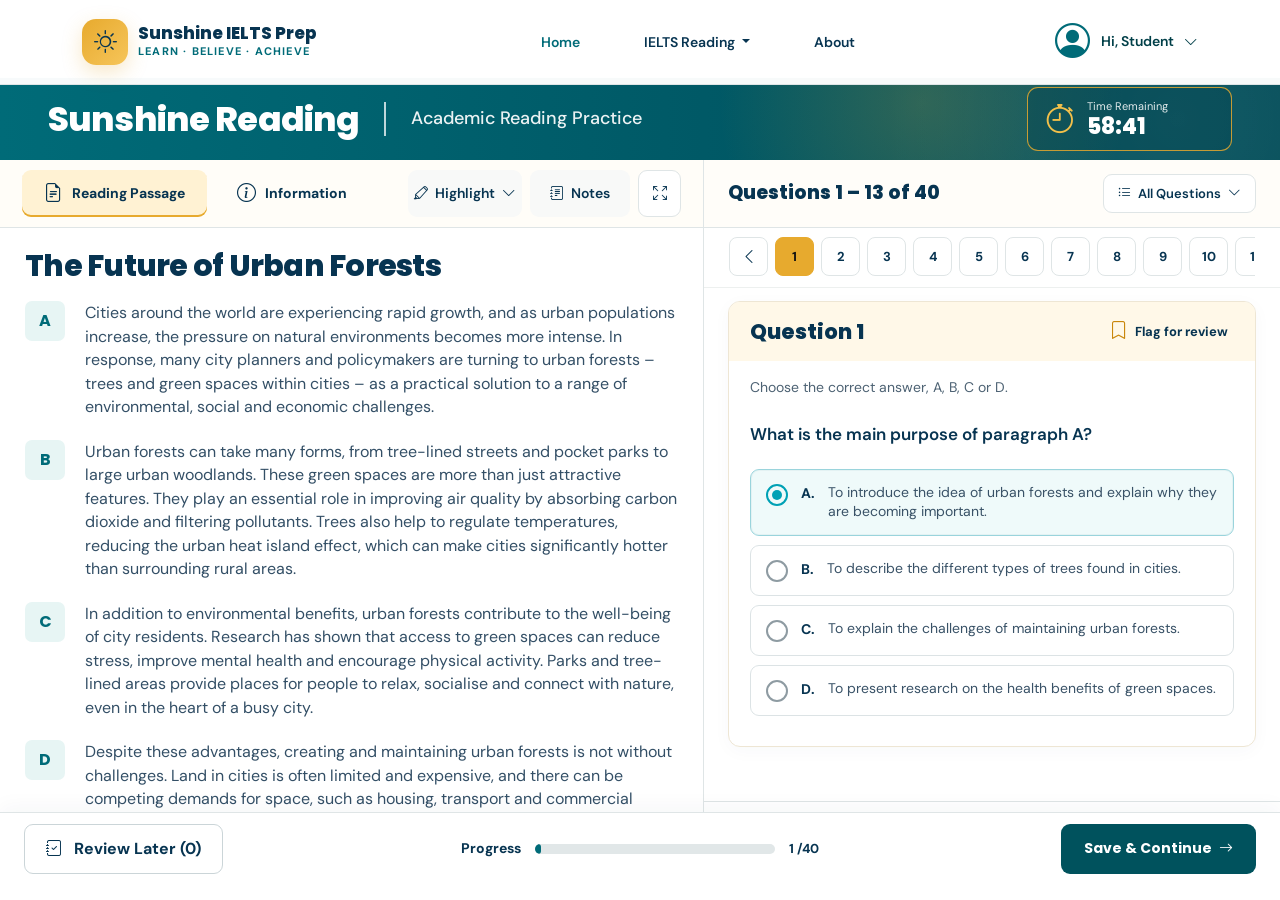
<file: sunshinemcqreading.html>
<!DOCTYPE html>
<html lang="en">

<head>

    <meta charset="UTF-8">

    <meta
        name="viewport"
        content="width=device-width, initial-scale=1"
    >

    <meta
        name="description"
        content="Sunshine Reading - Academic IELTS Reading Practice"
    >

    <title>
        Sunshine Reading | Academic Reading Practice
    </title>


    <!-- =========================================================
         GOOGLE FONTS
    ========================================================== -->

    <link
        rel="preconnect"
        href="https://fonts.googleapis.com"
    >

    <link
        rel="preconnect"
        href="https://fonts.gstatic.com"
        crossorigin
    >

    <link
        href="https://fonts.googleapis.com/css2?family=DM+Sans:wght@400;500;600;700&family=Poppins:wght@500;600;700;800&display=swap"
        rel="stylesheet"
    >

    <link rel="stylesheet" href="style.css">


    <!-- =========================================================
         BOOTSTRAP 5.3.8
         Official CDN
    ========================================================== -->

    <link
        href="https://cdn.jsdelivr.net/npm/bootstrap@5.3.8/dist/css/bootstrap.min.css"
        rel="stylesheet"
        integrity="sha384-sRIl4kxILFvY47J16cr9ZwB07vP4J8+LH7qKQnuqkuIAvNWLzeN8tE5YBujZqJLB"
        crossorigin="anonymous"
    >


    <!-- =========================================================
         BOOTSTRAP ICONS
    ========================================================== -->

    <link
        rel="stylesheet"
        href="https://cdn.jsdelivr.net/npm/bootstrap-icons@1.13.1/font/bootstrap-icons.min.css"
    >


    <style>

        /* =====================================================
           SUNSHINE DESIGN TOKENS
        ====================================================== */

        :root {

            --sunshine-navy: #073451;
            --sunshine-navy-dark: #042a42;

            --sunshine-teal: #006b78;
            --sunshine-teal-dark: #00525d;
            --sunshine-teal-soft: #eaf7f7;

            --sunshine-gold: #e7aa2e;
            --sunshine-gold-dark: #c9870c;
            --sunshine-gold-soft: #fff2d3;

            --sunshine-cream: #fffaf0;
            --sunshine-cream-dark: #f7f0df;

            --sunshine-white: #ffffff;

            --sunshine-border: #dfe5e6;
            --sunshine-border-dark: #cbd5d8;

            --sunshine-text: #173b57;
            --sunshine-muted: #667a8a;

            --sunshine-shadow:
                0 8px 28px rgba(7, 52, 81, .08);

            --sunshine-shadow-lg:
                0 16px 45px rgba(7, 52, 81, .11);

            --header-height: 78px;
            --exam-header-height: 82px;
            --bottom-bar-height: 88px;
        }


        /* =====================================================
           GLOBAL RESET
        ====================================================== */

        html,
        body {
            width: 100%;
            height: 100%;
        }

        body {

            margin: 0;

            font-family:
                "DM Sans",
                sans-serif;

            color:
                var(--sunshine-text);

            background:
                var(--sunshine-cream);

            overflow: hidden;
        }

        h1,
        h2,
        h3,
        h4,
        h5,
        h6 {

            font-family:
                "Poppins",
                sans-serif;
        }

        button,
        input,
        textarea,
        select {

            font-family:
                inherit;
        }

        button {

            -webkit-tap-highlight-color:
                transparent;
        }


        /* =====================================================
           GLOBAL HEADER
        ====================================================== */

        .site-header {

            height:
                var(--header-height);

            background:
                rgba(255, 255, 255, .97);

            border-bottom:
                1px solid rgba(7, 52, 81, .07);

            position:
                relative;

            z-index:
                1000;
        }


        .site-navbar {

            height:
                var(--header-height);
        }


        /* =====================================================
           BRAND
        ====================================================== */

        .brand-logo {

            width:
                215px;

            max-width:
                100%;

            height:
                auto;

            display:
                block;
        }


        /* =====================================================
           MAIN NAVIGATION
        ====================================================== */


        .main-navbar {
            background: rgba(255, 255, 255, 0.97);
            border-bottom: 1px solid var(--sunshine-border);
            padding: 14px 0 !important;
            white-space:nowrap;
            position: sticky;
            top: 0;
            z-index: 1030;
        }

        .navbar-brand {
            display: flex;
            align-items: center;
            gap: 10px;
        }

        .brand-icon {
            width: 46px;
            height: 46px;
            border-radius: 14px;
            background: linear-gradient(
                135deg,
                var(--sunshine-gold),
                var(--sunshine-gold-light)
            );
            color: var(--sunshine-navy);
            display: flex;
            align-items: center;
            justify-content: center;
            font-size: 23px;
            box-shadow: 0 7px 20px rgba(229, 163, 41, 0.25);
        }

        .brand-title {
            color: var(--sunshine-navy);
            font-family: "Poppins", sans-serif;
            font-weight: 800;
            font-size: 17px;
            line-height: 1.1;
        }

        .brand-subtitle {
            color: var(--sunshine-teal);
            font-size: 11px;
            font-weight: 700;
            letter-spacing: 1.2px;
        }

        .navbar-nav .nav-link {
            color: var(--sunshine-navy);
            font-size: 14px;
            font-weight: 600;
            margin-left: 20px;
            margin-right: 20px;
            padding: 9px 12px !important;
            transition: 0.25s ease;
        }

        .navbar-nav .nav-link:hover,
        .navbar-nav .nav-link.active {
            color: var(--sunshine-teal);
        }

        .nav-search {
            width: 40px;
            height: 40px;
            border: 1px solid var(--sunshine-border);
            border-radius: 50%;
            display: flex;
            align-items: center;
            justify-content: center;
            color: var(--sunshine-navy);
            transition: 0.25s ease;
        }

        .nav-search:hover {
            background: var(--sunshine-cream);
            color: var(--sunshine-teal);
        }

        .btn-sunshine-outline {
            border: 1.5px solid var(--sunshine-navy);
            color: var(--sunshine-navy);
            background: transparent;
            border-radius: 10px;
            font-weight: 700;
            padding: 10px 18px;
        }

        .btn-sunshine-outline:hover {
            background: var(--sunshine-navy);
            color: white;
        }

        .btn-sunshine {
            background: var(--sunshine-gold);
            border: 1px solid var(--sunshine-gold);
            color: var(--sunshine-navy);
            border-radius: 10px;
            font-weight: 800;
            padding: 11px 20px;
            transition: 0.25s ease;
        }

        .btn-sunshine:hover {
            background: var(--sunshine-gold-light);
            border-color: var(--sunshine-gold-light);
            color: var(--sunshine-navy);
            transform: translateY(-2px);
        }

        .main-nav .nav-link {

            color:
                var(--sunshine-navy);

            font-size:
                14px;

            font-weight:
                600;

            padding:
                .65rem .72rem !important;

            white-space:
                nowrap;

            transition:
                color .2s ease;
        }


        .main-nav .nav-link:hover,
        .main-nav .nav-link:focus {

            color:
                var(--sunshine-gold-dark);
        }


        .main-nav .dropdown-menu {

            border:
                1px solid rgba(7, 52, 81, .08);

            border-radius:
                12px;

            padding:
                .45rem;

            box-shadow:
                var(--sunshine-shadow-lg);
        }


        .main-nav .dropdown-item {

            color:
                var(--sunshine-navy);

            font-size:
                13px;

            font-weight:
                600;

            border-radius:
                8px;

            padding:
                .55rem .75rem;
        }


        .main-nav .dropdown-item:hover {

            background:
                var(--sunshine-gold-soft);

            color:
                var(--sunshine-navy);
        }

        .avatar{font-size: 35px;}


        /* =====================================================
           USER AREA
        ====================================================== */

        .student-user {

            display:
                flex;

            align-items:
                center;

            gap:
                10px;

            color:
                var(--sunshine-white);

            font-size:
                14px;

            font-weight:
                600;
        }


        .student-avatar {

            width:
                38px;

            height:
                38px;

            border-radius:
                50%;

            background:
                rgba(255, 255, 255, .96);

            color:
                var(--sunshine-teal);

            display:
                inline-flex;

            align-items:
                center;

            justify-content:
                center;

            font-size:
                20px;
        }

        .intro{
            color:#003f48;
        }
        .intro-sign{
        background:#fff;
        color:#003f48;
        display:inline-flex;
        font-size:14px;
        }


        /* =====================================================
           EXAM HEADER
        ====================================================== */

        .exam-header {

            height:
                var(--exam-header-height);

            background:
                linear-gradient(
                    90deg,
                    #006b78 0%,
                    #005966 55%,
                    #004b57 100%
                );

            position:
                relative;

            overflow:
                hidden;

            color:
                white;
        }


        .exam-header::before {

            content:
                "";

            position:
                absolute;

            inset:
                0;

            background:
                radial-gradient(
                    circle at 72% 30%,
                    rgba(231,170,46,.20),
                    transparent 22%
                ),
                radial-gradient(
                    circle at 92% 50%,
                    rgba(255,255,255,.08),
                    transparent 25%
                );

            pointer-events:
                none;
        }


        .exam-header-inner {

            height:
                100%;

            position:
                relative;

            z-index:
                2;
        }


        .exam-title {

            margin:
                0;

            font-family:
                "Poppins",
                sans-serif;

            font-size:
                38px;

            font-weight:
                800;

            letter-spacing:
                -.025em;
        }


        .exam-divider {

            width:
                2px;

            height:
                34px;

            background:
                rgba(255, 255, 255, .75);

            margin:
                0 25px;
        }


        .exam-subtitle {

            font-size:
                18px;

            color:
                rgba(255, 255, 255, .92);

            font-weight:
                500;
        }


        /* =====================================================
           TIMER
        ====================================================== */

        .timer-box {

            min-width:
                205px;

            height:
                64px;

            border:
                1px solid rgba(231,170,46,.85);

            border-radius:
                11px;

            background:
                rgba(0, 65, 75, .35);

            display:
                flex;

            align-items:
                center;

            gap:
                12px;

            padding:
                8px 17px;
        }


        .timer-icon {

            font-size:
                30px;

            color:
                #f3c04a;
        }


        .timer-label {

            font-size:
                11px;

            color:
                rgba(255,255,255,.88);

            line-height:
                1.1;

            margin-bottom:
                3px;
        }


        .timer-value {

            font-family:
                "Poppins",
                sans-serif;

            font-size:
                22px;

            font-weight:
                800;

            line-height:
                1;
        }


        /* =====================================================
           APPLICATION WORKSPACE
        ====================================================== */

        .reading-app {

            height:
                calc(
                    100vh
                    - var(--header-height)
                    - var(--exam-header-height)
                    - var(--bottom-bar-height)
                );

            min-height:
                520px;

            display:
                flex;

            background:
                var(--sunshine-cream);
        }


        /* =====================================================
           SPLIT PANES
        ====================================================== */

        .reading-pane,
        .question-pane {

            min-width:
                0;

            height:
                100%;

            background:
                var(--sunshine-white);

            position:
                relative;

            overflow:
                hidden;
        }


        .reading-pane {

            flex:
                0 0 55%;

            max-width:
                55%;

            border-right:
                1px solid var(--sunshine-border);
        }


        .question-pane {

            flex:
                0 0 45%;

            max-width:
                45%;
        }


        /* =====================================================
           LEFT TOOLBAR
        ====================================================== */

        .passage-toolbar {

            height:
                68px;

            background:
                #fffdf8;

            border-bottom:
                1px solid var(--sunshine-border);

            display:
                flex;

            align-items:
                stretch;

            gap:
                8px;

            padding:
                10px 38px;
        }


        .tool-tab {

            border:
                0;

            background:
                transparent;

            color:
                var(--sunshine-navy);

            padding:
                0 22px;

            border-radius:
                9px;

            display:
                inline-flex;

            align-items:
                center;

            justify-content:
                center;

            gap:
                9px;

            font-size:
                14px;

            font-weight:
                700;

            white-space:
                nowrap;
        }


        .tool-tab i {

            font-size:
                19px;
        }


        .tool-tab:hover {

            background:
                #faf5e8;
        }


        .tool-tab.active {

            background:
                var(--sunshine-gold-soft);

            box-shadow:
                inset 0 -2px 0 var(--sunshine-gold);
        }


        .toolbar-spacer {

            flex:
                1;
        }


        .tool-action {

            border:
                0;

            background:
                #f8f9f8;

            color:
                var(--sunshine-navy);

            min-width:
                100px;

            border-radius:
                9px;

            display:
                inline-flex;

            align-items:
                center;

            justify-content:
                center;

            gap:
                7px;

            font-size:
                14px;

            font-weight:
                600;
        }


        .tool-action:hover {

            background:
                var(--sunshine-gold-soft);
        }


        .fullscreen-btn {

            width:
                43px;

            min-width:
                43px;

            background:
                #fff;

            border:
                1px solid var(--sunshine-border);
        }


        /* =====================================================
           PASSAGE BODY
        ====================================================== */

        .passage-scroll {

            height:
                calc(
                    100%
                    - 68px
                );

            overflow-y:
                auto;

            padding:
                20px 35px 30px 38px;

            scrollbar-width:
                thin;

            scrollbar-color:
                #aeb7ba #f3f4f2;
        }


        .passage-scroll::-webkit-scrollbar {

            width:
                10px;
        }


        .passage-scroll::-webkit-scrollbar-track {

            background:
                #f3f4f2;
        }


        .passage-scroll::-webkit-scrollbar-thumb {

            background:
                #aeb7ba;

            border-radius:
                20px;
        }


        .passage-title {

            margin:
                0 0 17px;

            color:
                var(--sunshine-navy);

            font-size:
                30px;

            font-weight:
                800;

            letter-spacing:
                -.025em;
        }


        .paragraph {

            display:
                grid;

            grid-template-columns:
                42px minmax(0, 1fr);

            gap:
                18px;

            margin-bottom:
                21px;
        }


        .paragraph-label {

            width:
                40px;

            height:
                40px;

            border-radius:
                7px;

            background:
                #e7f5f4;

            color:
                var(--sunshine-teal);

            display:
                flex;

            align-items:
                center;

            justify-content:
                center;

            font-family:
                "Poppins",
                sans-serif;

            font-size:
                16px;

            font-weight:
                700;
        }


        .paragraph-text {

            margin:
                0;

            color:
                #334f66;

            font-size:
                16px;

            line-height:
                1.47;
        }


        .passage-highlight {

            background:
                #fff0b7;

            border-radius:
                3px;

            padding:
                1px 2px;
        }


        /* =====================================================
           QUESTION HEADER
        ====================================================== */

        .question-top {

            height:
                68px;

            border-bottom:
                1px solid var(--sunshine-border);

            background:
                #fffdf9;

            display:
                flex;

            align-items:
                center;

            justify-content:
                space-between;

            padding:
                0 34px;
        }


        .question-count {

            margin:
                0;

            font-family:
                "Poppins",
                sans-serif;

            color:
                var(--sunshine-navy);

            font-size:
                19px;

            font-weight:
                800;
        }


        .question-filter {

            border:
                1px solid var(--sunshine-border);

            background:
                #fff;

            border-radius:
                9px;

            padding:
                9px 14px;

            color:
                var(--sunshine-navy);

            font-size:
                13px;

            font-weight:
                600;
        }


        /* =====================================================
           QUESTION NAVIGATION
        ====================================================== */

        .question-navigation {

            padding:
                9px 25px 11px;

            border-bottom:
                1px solid #edf0ef;

            background:
                #fff;
        }


        .question-nav-scroll {

            display:
                flex;

            gap:
                7px;

            align-items:
                center;

            overflow-x:
                auto;

            scrollbar-width:
                none;
        }


        .question-nav-scroll::-webkit-scrollbar {

            display:
                none;
        }


        .question-number {

            width:
                39px;

            height:
                39px;

            flex:
                0 0 39px;

            border:
                1px solid var(--sunshine-border);

            border-radius:
                8px;

            background:
                #fff;

            color:
                var(--sunshine-navy);

            display:
                flex;

            align-items:
                center;

            justify-content:
                center;

            font-size:
                13px;

            font-weight:
                700;

            cursor:
                pointer;

            transition:
                all .18s ease;
        }


        .question-number:hover {

            border-color:
                var(--sunshine-gold);

            background:
                var(--sunshine-gold-soft);
        }


        .question-number.active {

            background:
                var(--sunshine-gold);

            border-color:
                var(--sunshine-gold);

            color:
                #111;
        }


        .question-arrow {

            width:
                39px;

            height:
                39px;

            flex:
                0 0 39px;

            border:
                1px solid var(--sunshine-border);

            background:
                #fff;

            border-radius:
                8px;

            color:
                var(--sunshine-navy);

            display:
                flex;

            align-items:
                center;

            justify-content:
                center;
        }


        /* =====================================================
           QUESTION CONTENT
        ====================================================== */

        .question-scroll {

            height:
                calc(
                    100%
                    - 139px
                );

            overflow-y:
                auto;

            padding:
                13px 34px 24px;
        }


        .question-card {

            border:
                1px solid #eee6d4;

            border-radius:
                12px;

            background:
                #fff;

            overflow:
                hidden;

            box-shadow:
                0 4px 18px rgba(7,52,81,.03);
        }


        .question-card-header {

            min-height:
                59px;

            background:
                #fff8e8;

            display:
                flex;

            align-items:
                center;

            justify-content:
                space-between;

            padding:
                0 21px;
        }


        .question-heading {

            margin:
                0;

            color:
                var(--sunshine-navy);

            font-size:
                21px;

            font-weight:
                800;
        }


        .flag-button {

            border:
                0;

            background:
                transparent;

            color:
                var(--sunshine-navy);

            display:
                inline-flex;

            align-items:
                center;

            gap:
                7px;

            font-size:
                13px;

            font-weight:
                700;
        }


        .flag-button i {

            color:
                var(--sunshine-gold-dark);

            font-size:
                18px;
        }


        .question-body {

            padding:
                16px 21px 21px;
        }


        .instruction {

            color:
                #4d6273;

            font-size:
                14px;

            margin-bottom:
                24px;
        }


        .question-text {

            margin:
                0 0 22px;

            color:
                var(--sunshine-navy);

            font-size:
                17px;

            line-height:
                1.45;

            font-weight:
                600;
        }


        /* =====================================================
           ANSWER OPTIONS
        ====================================================== */

        .answer-option {

            position:
                relative;

            display:
                flex;

            align-items:
                flex-start;

            gap:
                13px;

            padding:
                13px 15px;

            margin-bottom:
                9px;

            border:
                1px solid #dce3e5;

            border-radius:
                9px;

            background:
                #fff;

            cursor:
                pointer;

            transition:
                border-color .18s ease,
                background .18s ease,
                box-shadow .18s ease;
        }


        .answer-option:hover {

            border-color:
                #b9c9ce;

            background:
                #fcfdfc;
        }


        .answer-option.selected {

            border-color:
                #9ad4dc;

            background:
                #effafa;

            box-shadow:
                inset 0 0 0 1px rgba(0,107,120,.05);
        }


        .answer-radio {

            width:
                22px;

            height:
                22px;

            flex:
                0 0 22px;

            margin-top:
                1px;

            border:
                2px solid #8e9ba2;

            border-radius:
                50%;

            position:
                relative;
        }


        .answer-option.selected .answer-radio {

            border-color:
                #00a1b5;
        }


        .answer-option.selected .answer-radio::after {

            content:
                "";

            position:
                absolute;

            width:
                10px;

            height:
                10px;

            border-radius:
                50%;

            background:
                #00a1b5;

            top:
                50%;

            left:
                50%;

            transform:
                translate(-50%, -50%);
        }


        .answer-letter {

            color:
                var(--sunshine-navy);

            font-weight:
                700;

            font-size:
                14px;
        }


        .answer-text {

            color:
                #395267;

            font-size:
                14px;

            line-height:
                1.4;
        }


        /* =====================================================
           QUESTION FOOTER
        ====================================================== */

        .question-footer {

            height:
                92px;

            display:
                flex;

            align-items:
                center;

            gap:
                13px;

            padding:
                13px 34px;

            border-top:
                1px solid var(--sunshine-border);

            background:
                #fff;
        }


        .btn-question {

            min-height:
                51px;

            border-radius:
                9px;

            font-family:
                "Poppins",
                sans-serif;

            font-size:
                14px;

            font-weight:
                700;

            display:
                inline-flex;

            align-items:
                center;

            justify-content:
                center;

            gap:
                8px;
        }


        .btn-previous {

            flex:
                1;

            border:
                1px solid var(--sunshine-border-dark);

            background:
                #fff;

            color:
                var(--sunshine-navy);
        }


        .btn-previous:hover {

            background:
                #f7f9f8;

            border-color:
                #9aaeb4;
        }


        .btn-next {

            flex:
                1;

            border:
                0;

            background:
                linear-gradient(
                    135deg,
                    #f1bb42,
                    #e2a127
                );

            color:
                #111;
        }


        .btn-next:hover {

            background:
                linear-gradient(
                    135deg,
                    #e7aa2e,
                    #d89518
                );

            color:
                #111;
        }


        /* =====================================================
           BOTTOM APPLICATION BAR
        ====================================================== */

        .bottom-bar {

            height:
                var(--bottom-bar-height);

            background:
                rgba(255,255,255,.98);

            border-top:
                1px solid var(--sunshine-border);

            box-shadow:
                0 -5px 20px rgba(7,52,81,.04);

            position:
                relative;

            z-index:
                100;
        }


        .bottom-bar-inner {

            height:
                100%;
        }


        .review-button {

            min-height:
                50px;

            border:
                1px solid var(--sunshine-border-dark);

            background:
                #fff;

            color:
                var(--sunshine-navy);

            border-radius:
                9px;

            padding:
                0 21px;

            font-weight:
                700;
        }


        .review-button:hover {

            background:
                #f8faf9;
        }


        /* =====================================================
           PROGRESS
        ====================================================== */

        .progress-area {

            display:
                flex;

            align-items:
                center;

            justify-content:
                center;

            gap:
                14px;
        }


        .progress-label {

            color:
                var(--sunshine-navy);

            font-size:
                14px;

            font-weight:
                700;

            white-space:
                nowrap;
        }


        .progress {

            width:
                310px;

            height:
                10px;

            background:
                #e1e7e8;

            border-radius:
                50rem;

            overflow:
                hidden;
        }


        .progress-bar {

            background:
                var(--sunshine-teal);

            border-radius:
                inherit;
        }


        .progress-number {

            color:
                var(--sunshine-navy);

            font-size:
                13px;

            font-weight:
                700;

            white-space:
                nowrap;
        }


        .save-button {

            min-height:
                50px;

            border:
                0;

            border-radius:
                9px;

            background:
                var(--sunshine-teal-dark);

            color:
                white;

            padding:
                0 23px;

            font-family:
                "Poppins",
                sans-serif;

            font-size:
                14px;

            font-weight:
                700;
        }


        .save-button:hover {

            background:
                #003f48;

            color:
                #fff;
        }


        /* =====================================================
           RESPONSIVE TABLET
        ====================================================== */

        @media (max-width: 1399.98px) {

            .brand-logo {

                width:
                    190px;
            }

            .main-nav .nav-link {

                font-size:
                    13px;

                padding-left:
                    .45rem !important;

                padding-right:
                    .45rem !important;
            }

            .exam-title {

                font-size:
                    34px;
            }

            .passage-toolbar {

                padding-left:
                    22px;

                padding-right:
                    22px;
            }

            .passage-scroll {

                padding-left:
                    25px;

                padding-right:
                    25px;
            }

            .question-top {

                padding-left:
                    24px;

                padding-right:
                    24px;
            }

            .question-scroll {

                padding-left:
                    24px;

                padding-right:
                    24px;
            }

            .progress {

                width:
                    240px;
            }
        }


        /* =====================================================
           TABLET
        ====================================================== */

        @media (max-width: 991.98px) {

            body {

                overflow:
                    auto;
            }


            .site-header {

                height:
                    auto;
            }


            .site-navbar {

                height:
                    auto;

                min-height:
                    72px;
            }


            .navbar-collapse {

                margin-top:
                    10px;

                padding:
                    12px;

                background:
                    white;

                border-radius:
                    12px;

                box-shadow:
                    var(--sunshine-shadow);
            }


            .main-nav {

                align-items:
                    stretch !important;
            }


            .exam-header {

                height:
                    auto;

                min-height:
                    76px;
            }


            .exam-header-inner {

                min-height:
                    76px;
            }


            .exam-title {

                font-size:
                    28px;
            }


            .exam-subtitle {

                font-size:
                    15px;
            }


            .reading-app {

                height:
                    auto;

                min-height:
                    0;

                display:
                    block;
            }


            .reading-pane,
            .question-pane {

                width:
                    100%;

                max-width:
                    100%;

                height:
                    600px;
            }


            .reading-pane {

                border-right:
                    0;

                border-bottom:
                    5px solid #edf1ef;
            }


            .question-pane {

                height:
                    auto;

                min-height:
                    650px;
            }


            .bottom-bar {

                height:
                    auto;

                min-height:
                    88px;
            }


            .bottom-bar-inner {

                padding-top:
                    15px;

                padding-bottom:
                    15px;
            }
        }


        /* =====================================================
           MOBILE
        ====================================================== */

        @media (max-width: 767.98px) {

            :root {

                --header-height:
                    70px;
            }


            .brand-logo {

                width:
                    165px;
            }


            .student-user {

                color:
                    var(--sunshine-navy);
            }


            .exam-header-inner {

                padding-top:
                    12px;

                padding-bottom:
                    12px;
            }


            .exam-title {

                font-size:
                    23px;
            }


            .exam-divider {

                height:
                    25px;

                margin:
                    0 12px;
            }


            .exam-subtitle {

                font-size:
                    13px;
            }


            .timer-box {

                min-width:
                    auto;

                height:
                    48px;

                padding:
                    5px 9px;

                gap:
                    6px;
            }


            .timer-icon {

                font-size:
                    21px;
            }


            .timer-label {

                display:
                    none;
            }


            .timer-value {

                font-size:
                    17px;
            }


            .reading-pane {

                height:
                    540px;
            }


            .question-pane {

                min-height:
                    620px;
            }


            .passage-toolbar {

                height:
                    62px;

                padding:
                    7px 10px;

                gap:
                    4px;

                overflow-x:
                    auto;
            }


            .tool-tab {

                padding:
                    0 11px;

                font-size:
                    12px;
            }


            .tool-action {

                min-width:
                    70px;

                font-size:
                    12px;
            }


            .passage-scroll {

                height:
                    calc(100% - 62px);

                padding:
                    18px 18px 25px;
            }


            .passage-title {

                font-size:
                    25px;
            }


            .paragraph {

                grid-template-columns:
                    34px minmax(0, 1fr);

                gap:
                    11px;

                margin-bottom:
                    17px;
            }


            .paragraph-label {

                width:
                    34px;

                height:
                    34px;

                font-size:
                    14px;
            }


            .paragraph-text {

                font-size:
                    14px;

                line-height:
                    1.5;
            }


            .question-top {

                height:
                    61px;

                padding:
                    0 15px;
            }


            .question-count {

                font-size:
                    16px;
            }


            .question-filter {

                padding:
                    8px 9px;

                font-size:
                    11px;
            }


            .question-navigation {

                padding:
                    8px 10px;
            }


            .question-number,
            .question-arrow {

                width:
                    35px;

                height:
                    35px;

                flex-basis:
                    35px;
            }


            .question-scroll {

                height:
                    auto;

                max-height:
                    510px;

                padding:
                    10px 12px 20px;
            }


            .question-card-header {

                padding:
                    0 14px;
            }


            .question-heading {

                font-size:
                    18px;
            }


            .flag-button {

                font-size:
                    11px;
            }


            .question-body {

                padding:
                    14px;
            }


            .question-text {

                font-size:
                    15px;
            }


            .answer-text {

                font-size:
                    13px;
            }


            .question-footer {

                height:
                    auto;

                padding:
                    12px;

                flex-wrap:
                    wrap;
            }


            .btn-question {

                min-height:
                    46px;

                font-size:
                    13px;
            }


            .bottom-bar-inner {

                gap:
                    12px;
            }


            .progress-area {

                order:
                    3;

                width:
                    100%;
            }


            .progress {

                flex:
                    1;

                width:
                    auto;
            }


            .review-button,
            .save-button {

                flex:
                    1;

                min-height:
                    46px;

                padding:
                    0 10px;

                font-size:
                    12px;
            }
        }


        /* =====================================================
           VERY SMALL MOBILE
        ====================================================== */

        @media (max-width: 480px) {

            .exam-subtitle {

                display:
                    none;
            }


            .exam-divider {

                display:
                    none;
            }


            .exam-title {

                font-size:
                    21px;
            }


            .timer-box {

                margin-left:
                    auto;
            }


            .question-footer {

                display:
                    grid;

                grid-template-columns:
                    1fr 1fr;
            }


            .btn-next,
            .btn-previous {

                width:
                    100%;
            }
        }


        /* =====================================================
           ACCESSIBILITY
        ====================================================== */

        .question-number:focus-visible,
        .answer-option:focus-visible,
        .tool-tab:focus-visible,
        .tool-action:focus-visible,
        .question-arrow:focus-visible,
        .flag-button:focus-visible,
        .btn-question:focus-visible,
        .review-button:focus-visible,
        .save-button:focus-visible {

            outline:
                3px solid rgba(0, 107, 120, .25);

            outline-offset:
                2px;
        }


        /* =====================================================
           REDUCED MOTION
        ====================================================== */

        @media (prefers-reduced-motion: reduce) {

            * {

                scroll-behavior:
                    auto !important;

                transition:
                    none !important;
            }
        }

    </style>

</head>


<body>


<!-- =========================================================
     GLOBAL NAVIGATION
========================================================== -->

<header class="site-header">

    <nav class="navbar navbar-expand-lg main-navbar">

        <div class="container">

            <!-- BRAND -->

            <a class="navbar-brand" href="index.html">

                <div class="brand-icon">
                    <i class="bi bi-sun"></i>
                </div>

                <div>
                    <div class="brand-title">
                        Sunshine IELTS Prep
                    </div>

                    <div class="brand-subtitle">
                        LEARN · BELIEVE · ACHIEVE
                    </div>
                </div>

            </a>


            <!-- MOBILE TOGGLE -->

            <button
            class="navbar-toggler border-0 shadow-none"
            type="button"
            data-bs-toggle="collapse"
            data-bs-target="#mainNavigation"
            aria-controls="mainNavigation"
            aria-expanded="false"
            aria-label="Toggle navigation">

                <i class="bi bi-list fs-2 text-sunshine-navy"></i>

            </button>


            <!-- NAVIGATION -->

            <div
            class="collapse navbar-collapse "
            id="mainNavigation">

                <ul class="navbar-nav ms-auto align-items-lg-center n-navi">

                    <li class="nav-item">
                        <a class="nav-link active" href="index.html">
                            Home
                        </a>
                    </li>

                    <li class="nav-item dropdown">

                        <a
                        class="nav-link dropdown-toggle"
                        href="#"
                        role="button"
                        data-bs-toggle="dropdown">

                            IELTS Reading
                        </a>

                        <ul class="dropdown-menu border-0 shadow-sm">

                            <li>
                                <a class="dropdown-item" href="sunshinemcqreading.html">
                                    Academic Reading
                                </a>
                            </li>

                            <li>
                                <a class="dropdown-item" href="sunshine-reading-master-matching-headings-bootstrap-5-3-8.html">
                                    General Reading
                                </a>
                            </li>

                        </ul>

                    </li>

                <!-- <li>
                    <a class="dropdown-item" href="#">
                        IELTS Writing
                    </a>
                </li>

                <li>
                    <a class="dropdown-item" href="#">
                        IELTS Reading
                    </a>
                </li>

                <li class="nav-item">
                    <a class="nav-link" href="#">
                        PTE
                    </a>
                </li>


                <li class="nav-item">
                    <a class="nav-link" href="#">
                        OET
                    </a>
                </li>


                <li class="nav-item">
                    <a class="nav-link" href="#">
                        Computer Courses
                    </a>
                </li>


                <li class="nav-item">
                    <a class="nav-link" href="#">
                        Study Abroad
                    </a>
                </li>
                

                <li class="nav-item">
                    <a class="nav-link" href="#practice">
                        Practice Tests
                    </a>
                </li>


                <li class="nav-item">
                    <a class="nav-link" href="#resources">
                        Resources
                    </a>
                </li> -->

                    <li class="nav-item">
                        <a class="nav-link" href="#about">
                            About
                        </a>
                    </li>

                </ul>


                <!-- NAV ACTIONS -->

                <div class="student-user ms-lg-3">
                    <span class="student-avatar"><i class="bi bi-person-circle avatar"></i></span>
                    <p class="intro">Hi, Student</p>
                    <i class="bi bi-chevron-down small intro-sign"></i>
                </div>

            </div>

        </div>

    </nav>

</header>



<!-- =========================================================
     EXAM HEADER
========================================================== -->

<section class="exam-header">

    <div
        class="container-fluid px-3 px-xl-5 exam-header-inner"
    >

        <div
            class="d-flex align-items-center justify-content-between h-100"
        >


            <!-- TITLE -->

            <div
                class="d-flex align-items-center min-w-0"
            >

                <h1 class="exam-title">
                    Sunshine Reading
                </h1>


                <span
                    class="exam-divider"
                    aria-hidden="true"
                ></span>


                <span class="exam-subtitle">
                    Academic Reading Practice
                </span>

            </div>


            <!-- TIMER -->

            <div
                class="timer-box"
                aria-label="Time remaining"
            >

                <i
                    class="bi bi-stopwatch timer-icon"
                    aria-hidden="true"
                ></i>


                <div>

                    <div class="timer-label">
                        Time Remaining
                    </div>

                    <div
                        class="timer-value"
                        id="timer"
                    >
                        58:42
                    </div>

                </div>

            </div>

        </div>

    </div>

</section>


<!-- =========================================================
     READING APPLICATION
========================================================== -->

<main class="reading-app">


    <!-- =====================================================
         LEFT: READING PASSAGE
    ====================================================== -->

    <section
        class="reading-pane"
        aria-labelledby="passageTitle"
    >


        <!-- TOOLBAR -->

        <div class="passage-toolbar">


            <button
                type="button"
                class="tool-tab active"
                id="passageTab"
            >

                <i class="bi bi-file-earmark-text"></i>

                Reading Passage

            </button>


            <button
                type="button"
                class="tool-tab"
                id="informationTab"
            >

                <i class="bi bi-info-circle"></i>

                Information

            </button>


            <div class="toolbar-spacer"></div>


            <button
                type="button"
                class="tool-action"
                id="highlightButton"
                aria-label="Highlight text"
            >

                <i class="bi bi-highlighter"></i>

                Highlight

                <i class="bi bi-chevron-down"></i>

            </button>


            <button
                type="button"
                class="tool-action"
                id="notesButton"
            >

                <i class="bi bi-journal-text"></i>

                Notes

            </button>


            <button
                type="button"
                class="tool-action fullscreen-btn"
                id="passageFullscreen"
                aria-label="Full screen reading passage"
            >

                <i class="bi bi-arrows-fullscreen"></i>

            </button>

        </div>


        <!-- PASSAGE -->

        <article
            class="passage-scroll"
            id="passageScroll"
        >

            <h2
                class="passage-title"
                id="passageTitle"
            >
                The Future of Urban Forests
            </h2>


            <!-- PARAGRAPH A -->

            <div class="paragraph">

                <div class="paragraph-label">
                    A
                </div>

                <p class="paragraph-text">

                    Cities around the world are experiencing rapid
                    growth, and as urban populations increase, the
                    pressure on natural environments becomes more
                    intense. In response, many city planners and
                    policymakers are turning to urban forests – trees
                    and green spaces within cities – as a practical
                    solution to a range of environmental, social and
                    economic challenges.

                </p>

            </div>


            <!-- PARAGRAPH B -->

            <div class="paragraph">

                <div class="paragraph-label">
                    B
                </div>

                <p class="paragraph-text">

                    Urban forests can take many forms, from
                    tree-lined streets and pocket parks to large
                    urban woodlands. These green spaces are more than
                    just attractive features. They play an essential
                    role in improving air quality by absorbing carbon
                    dioxide and filtering pollutants. Trees also help
                    to regulate temperatures, reducing the urban
                    heat island effect, which can make cities
                    significantly hotter than surrounding rural areas.

                </p>

            </div>


            <!-- PARAGRAPH C -->

            <div class="paragraph">

                <div class="paragraph-label">
                    C
                </div>

                <p class="paragraph-text">

                    In addition to environmental benefits, urban
                    forests contribute to the well-being of city
                    residents. Research has shown that access to green
                    spaces can reduce stress, improve mental health
                    and encourage physical activity. Parks and
                    tree-lined areas provide places for people to
                    relax, socialise and connect with nature, even in
                    the heart of a busy city.

                </p>

            </div>


            <!-- PARAGRAPH D -->

            <div class="paragraph">

                <div class="paragraph-label">
                    D
                </div>

                <p class="paragraph-text">

                    Despite these advantages, creating and maintaining
                    urban forests is not without challenges. Land in
                    cities is often limited and expensive, and there
                    can be competing demands for space, such as
                    housing, transport and commercial development.
                    Furthermore, trees require long-term care,
                    including watering, pruning and protection from
                    pests and diseases. Without proper planning and
                    investment, urban forests may struggle to survive.

                </p>

            </div>


            <!-- PARAGRAPH E -->

            <div class="paragraph">

                <div class="paragraph-label">
                    E
                </div>

                <p class="paragraph-text">

                    Many cities are now adopting innovative strategies
                    to expand their urban forests. Some are introducing
                    “green roofs” on buildings, while others are
                    transforming unused land into community gardens
                    or mini-forests. Technology is also playing a
                    role, with data and digital tools helping planners
                    monitor tree health and identify areas where new
                    green spaces could have the greatest impact.

                </p>

            </div>


            <!-- PARAGRAPH F -->

            <div class="paragraph">

                <div class="paragraph-label">
                    F
                </div>

                <p class="paragraph-text">

                    The future of urban forests will depend on
                    continued cooperation between governments,
                    communities and environmental organisations.
                    Successful projects require not only funding but
                    also long-term commitment. As cities continue to
                    grow, integrating nature into urban planning may
                    become increasingly important for creating
                    healthier and more sustainable places to live.

                </p>

            </div>

        </article>

    </section>



    <!-- =====================================================
         RIGHT: QUESTIONS
    ====================================================== -->

    <section
        class="question-pane"
        aria-labelledby="questionAreaTitle"
    >


        <!-- QUESTION HEADER -->

        <div class="question-top">

            <h2
                class="question-count"
                id="questionAreaTitle"
            >
                Questions 1 – 13 of 40
            </h2>


            <button
                type="button"
                class="question-filter"
            >

                <i class="bi bi-list-ul me-1"></i>

                All Questions

                <i class="bi bi-chevron-down ms-1"></i>

            </button>

        </div>


        <!-- QUESTION NUMBERS -->

        <div class="question-navigation">

            <div class="question-nav-scroll">

                <button
                    type="button"
                    class="question-arrow"
                    id="previousQuestionTop"
                    aria-label="Previous question"
                >
                    <i class="bi bi-chevron-left"></i>
                </button>


                <button
                    type="button"
                    class="question-number active"
                    data-question="1"
                >
                    1
                </button>

                <button
                    type="button"
                    class="question-number"
                    data-question="2"
                >
                    2
                </button>

                <button
                    type="button"
                    class="question-number"
                    data-question="3"
                >
                    3
                </button>

                <button
                    type="button"
                    class="question-number"
                    data-question="4"
                >
                    4
                </button>

                <button
                    type="button"
                    class="question-number"
                    data-question="5"
                >
                    5
                </button>

                <button
                    type="button"
                    class="question-number"
                    data-question="6"
                >
                    6
                </button>

                <button
                    type="button"
                    class="question-number"
                    data-question="7"
                >
                    7
                </button>

                <button
                    type="button"
                    class="question-number"
                    data-question="8"
                >
                    8
                </button>

                <button
                    type="button"
                    class="question-number"
                    data-question="9"
                >
                    9
                </button>

                <button
                    type="button"
                    class="question-number"
                    data-question="10"
                >
                    10
                </button>

                <button
                    type="button"
                    class="question-number"
                    data-question="11"
                >
                    11
                </button>

                <button
                    type="button"
                    class="question-number"
                    data-question="12"
                >
                    12
                </button>

                <button
                    type="button"
                    class="question-number"
                    data-question="13"
                >
                    13
                </button>


                <button
                    type="button"
                    class="question-arrow"
                    id="nextQuestionTop"
                    aria-label="Next question"
                >
                    <i class="bi bi-chevron-right"></i>
                </button>

            </div>

        </div>


        <!-- QUESTION SCROLL -->

        <div class="question-scroll">


            <article class="question-card">


                <!-- QUESTION TITLE -->

                <header class="question-card-header">

                    <h3 class="question-heading">
                        Question 1
                    </h3>


                    <button
                        type="button"
                        class="flag-button"
                        id="flagQuestion"
                        aria-pressed="false"
                    >

                        <i class="bi bi-bookmark"></i>

                        <span>
                            Flag for review
                        </span>

                    </button>

                </header>


                <!-- QUESTION BODY -->

                <div class="question-body">

                    <p class="instruction">
                        Choose the correct answer, A, B, C or D.
                    </p>


                    <p class="question-text">
                        What is the main purpose of paragraph A?
                    </p>


                    <!-- ANSWER A -->

                    <label
                        class="answer-option selected"
                        tabindex="0"
                    >

                        <input
                            type="radio"
                            name="question1"
                            value="A"
                            class="visually-hidden"
                            checked
                        >

                        <span class="answer-radio"></span>

                        <span class="answer-letter">
                            A.
                        </span>

                        <span class="answer-text">
                            To introduce the idea of urban forests
                            and explain why they are becoming
                            important.
                        </span>

                    </label>


                    <!-- ANSWER B -->

                    <label
                        class="answer-option"
                        tabindex="0"
                    >

                        <input
                            type="radio"
                            name="question1"
                            value="B"
                            class="visually-hidden"
                        >

                        <span class="answer-radio"></span>

                        <span class="answer-letter">
                            B.
                        </span>

                        <span class="answer-text">
                            To describe the different types of trees
                            found in cities.
                        </span>

                    </label>


                    <!-- ANSWER C -->

                    <label
                        class="answer-option"
                        tabindex="0"
                    >

                        <input
                            type="radio"
                            name="question1"
                            value="C"
                            class="visually-hidden"
                        >

                        <span class="answer-radio"></span>

                        <span class="answer-letter">
                            C.
                        </span>

                        <span class="answer-text">
                            To explain the challenges of maintaining
                            urban forests.
                        </span>

                    </label>


                    <!-- ANSWER D -->

                    <label
                        class="answer-option"
                        tabindex="0"
                    >

                        <input
                            type="radio"
                            name="question1"
                            value="D"
                            class="visually-hidden"
                        >

                        <span class="answer-radio"></span>

                        <span class="answer-letter">
                            D.
                        </span>

                        <span class="answer-text">
                            To present research on the health benefits
                            of green spaces.
                        </span>

                    </label>

                </div>

            </article>

        </div>


        <!-- QUESTION FOOTER -->

        <div class="question-footer">

            <button
                type="button"
                class="btn btn-question btn-previous"
                id="previousQuestion"
            >

                <i class="bi bi-arrow-left"></i>

                Previous

            </button>


            <button
                type="button"
                class="btn btn-question btn-next"
                id="nextQuestion"
            >

                Next Question

                <i class="bi bi-arrow-right"></i>

            </button>

        </div>

    </section>

</main>


<!-- =========================================================
     BOTTOM APPLICATION BAR
========================================================== -->

<footer class="bottom-bar">

    <div
        class="container-fluid px-3 px-xl-4 bottom-bar-inner"
    >

        <div
            class="row h-100 align-items-center g-3"
        >


            <!-- REVIEW -->

            <div class="col-6 col-lg-3">

                <button
                    type="button"
                    class="btn review-button"
                    id="reviewLater"
                >

                    <i class="bi bi-journal-check me-2"></i>

                    Review Later

                    <span id="reviewCount">
                        (0)
                    </span>

                </button>

            </div>


            <!-- PROGRESS -->

            <div class="col-12 col-lg-6 order-3 order-lg-0">

                <div class="progress-area">

                    <span class="progress-label">
                        Progress
                    </span>


                    <div
                        class="progress"
                        role="progressbar"
                        aria-label="Test progress"
                        aria-valuenow="1"
                        aria-valuemin="0"
                        aria-valuemax="40"
                    >

                        <div
                            class="progress-bar"
                            id="progressBar"
                            style="width: 2.5%"
                        ></div>

                    </div>


                    <span class="progress-number">
                        <span id="currentProgress">
                            1
                        </span>/40
                    </span>

                </div>

            </div>


            <!-- SAVE -->

            <div class="col-6 col-lg-3 text-lg-end">

                <button
                    type="button"
                    class="btn save-button"
                    id="saveContinue"
                >

                    Save & Continue

                    <i class="bi bi-arrow-right ms-1"></i>

                </button>

            </div>

        </div>

    </div>

</footer>



<!-- =========================================================
     BOOTSTRAP JAVASCRIPT 5.3.8
========================================================== -->

<script
    src="https://cdn.jsdelivr.net/npm/bootstrap@5.3.8/dist/js/bootstrap.bundle.min.js"
    integrity="sha384-FKyoEForCGlyvwx9Hj09JcYn3nv7wiPVlz7YYwJrWVcXK/BmnVDxM+D2scQbITxI"
    crossorigin="anonymous">
</script>


<script>

    /* =========================================================
       SUNSHINE READING APPLICATION
    ========================================================== */


    document.addEventListener(
        "DOMContentLoaded",
        function () {


            /* =================================================
               TIMER
            ================================================== */

            let remainingSeconds =
                (58 * 60) + 42;

            const timerElement =
                document.getElementById("timer");


            function updateTimer() {

                const minutes =
                    Math.floor(
                        remainingSeconds / 60
                    );

                const seconds =
                    remainingSeconds % 60;


                timerElement.textContent =
                    String(minutes).padStart(2, "0")
                    + ":"
                    + String(seconds).padStart(2, "0");


                if (remainingSeconds > 0) {

                    remainingSeconds--;

                }

            }


            updateTimer();

            const timerInterval =
                setInterval(
                    updateTimer,
                    1000
                );


            /* =================================================
               ANSWER SELECTION
            ================================================== */

            const answerOptions =
                document.querySelectorAll(
                    ".answer-option"
                );


            answerOptions.forEach(
                function (option) {

                    const radio =
                        option.querySelector(
                            'input[type="radio"]'
                        );


                    function selectAnswer() {

                        answerOptions.forEach(
                            function (item) {

                                item.classList.remove(
                                    "selected"
                                );

                            }
                        );


                        option.classList.add(
                            "selected"
                        );


                        radio.checked =
                            true;
                    }


                    option.addEventListener(
                        "click",
                        selectAnswer
                    );


                    option.addEventListener(
                        "keydown",
                        function (event) {

                            if (
                                event.key === "Enter"
                                ||
                                event.key === " "
                            ) {

                                event.preventDefault();

                                selectAnswer();

                            }

                        }
                    );

                }
            );


            /* =================================================
               QUESTION NAVIGATION
            ================================================== */

            const questionButtons =
                document.querySelectorAll(
                    ".question-number"
                );

            let currentQuestion =
                1;


            const currentProgress =
                document.getElementById(
                    "currentProgress"
                );

            const progressBar =
                document.getElementById(
                    "progressBar"
                );


            function activateQuestion(
                questionNumber
            ) {

                currentQuestion =
                    questionNumber;


                questionButtons.forEach(
                    function (button) {

                        button.classList.toggle(
                            "active",
                            Number(
                                button.dataset.question
                            ) === questionNumber
                        );

                    }
                );


                currentProgress.textContent =
                    questionNumber;


                const percentage =
                    (questionNumber / 40) * 100;


                progressBar.style.width =
                    percentage + "%";


                document
                    .querySelector(
                        ".progress"
                    )
                    .setAttribute(
                        "aria-valuenow",
                        questionNumber
                    );

            }


            questionButtons.forEach(
                function (button) {

                    button.addEventListener(
                        "click",
                        function () {

                            activateQuestion(
                                Number(
                                    button.dataset.question
                                )
                            );

                        }
                    );

                }
            );


            /* =================================================
               PREVIOUS
            ================================================== */

            function previousQuestion() {

                if (
                    currentQuestion > 1
                ) {

                    activateQuestion(
                        currentQuestion - 1
                    );

                }

            }


            document
                .getElementById(
                    "previousQuestion"
                )
                .addEventListener(
                    "click",
                    previousQuestion
                );


            document
                .getElementById(
                    "previousQuestionTop"
                )
                .addEventListener(
                    "click",
                    previousQuestion
                );


            /* =================================================
               NEXT
            ================================================== */

            function nextQuestion() {

                if (
                    currentQuestion < 40
                ) {

                    activateQuestion(
                        currentQuestion + 1
                    );

                }

            }


            document
                .getElementById(
                    "nextQuestion"
                )
                .addEventListener(
                    "click",
                    nextQuestion
                );


            document
                .getElementById(
                    "nextQuestionTop"
                )
                .addEventListener(
                    "click",
                    nextQuestion
                );


            /* =================================================
               FLAG
            ================================================== */

            const flagButton =
                document.getElementById(
                    "flagQuestion"
                );


            flagButton.addEventListener(
                "click",
                function () {

                    const isFlagged =
                        flagButton.getAttribute(
                            "aria-pressed"
                        ) === "true";


                    flagButton.setAttribute(
                        "aria-pressed",
                        String(!isFlagged)
                    );


                    const icon =
                        flagButton.querySelector(
                            "i"
                        );


                    if (!isFlagged) {

                        icon.className =
                            "bi bi-bookmark-fill";

                    } else {

                        icon.className =
                            "bi bi-bookmark";

                    }

                }
            );


            /* =================================================
               REVIEW LATER
            ================================================== */

            let reviewCount =
                0;


            const reviewButton =
                document.getElementById(
                    "reviewLater"
                );


            const reviewCountElement =
                document.getElementById(
                    "reviewCount"
                );


            reviewButton.addEventListener(
                "click",
                function () {

                    reviewCount++;

                    reviewCountElement.textContent =
                        "(" + reviewCount + ")";

                }
            );


            /* =================================================
               HIGHLIGHT
            ================================================== */

            const highlightButton =
                document.getElementById(
                    "highlightButton"
                );


            highlightButton.addEventListener(
                "click",
                function () {

                    const selection =
                        window.getSelection();


                    if (
                        selection
                        &&
                        selection.toString().trim()
                    ) {

                        const range =
                            selection.getRangeAt(0);


                        const mark =
                            document.createElement(
                                "mark"
                            );


                        mark.className =
                            "passage-highlight";


                        try {

                            range.surroundContents(
                                mark
                            );

                            selection.removeAllRanges();

                        } catch (error) {

                            console.warn(
                                "Highlight could not be applied to this selection."
                            );

                        }

                    }

                }
            );


            /* =================================================
               INFORMATION TAB
            ================================================== */

            document
                .getElementById(
                    "informationTab"
                )
                .addEventListener(
                    "click",
                    function () {

                        alert(
                            "Academic Reading Practice\n\nRead the passage carefully and answer each question before moving forward."
                        );

                    }
                );


            /* =================================================
               NOTES
            ================================================== */

            document
                .getElementById(
                    "notesButton"
                )
                .addEventListener(
                    "click",
                    function () {

                        const note =
                            window.prompt(
                                "Add a note for this passage:"
                            );


                        if (
                            note
                            &&
                            note.trim()
                        ) {

                            localStorage.setItem(
                                "sunshineReadingNote",
                                note.trim()
                            );

                            alert(
                                "Your note has been saved."
                            );

                        }

                    }
                );


            /* =================================================
               FULLSCREEN PASSAGE
            ================================================== */

            document
                .getElementById(
                    "passageFullscreen"
                )
                .addEventListener(
                    "click",
                    async function () {

                        const passagePane =
                            document.querySelector(
                                ".reading-pane"
                            );


                        if (
                            !document.fullscreenElement
                        ) {

                            try {

                                await passagePane.requestFullscreen();

                            } catch (error) {

                                console.warn(
                                    "Fullscreen is not available."
                                );

                            }

                        } else {

                            await document.exitFullscreen();

                        }

                    }
                );


            /* =================================================
               SAVE & CONTINUE
            ================================================== */

            document
                .getElementById(
                    "saveContinue"
                )
                .addEventListener(
                    "click",
                    function () {

                        const selectedAnswer =
                            document.querySelector(
                                'input[name="question1"]:checked'
                            );


                        const state = {

                            question:
                                currentQuestion,

                            answer:
                                selectedAnswer
                                    ? selectedAnswer.value
                                    : null,

                            reviewCount:
                                reviewCount,

                            savedAt:
                                new Date().toISOString()

                        };


                        localStorage.setItem(
                            "sunshineReadingProgress",
                            JSON.stringify(state)
                        );


                        alert(
                            "Your progress has been saved."
                        );

                    }
                );


            /* =================================================
               LOAD SAVED PROGRESS
            ================================================== */

            const saved =
                localStorage.getItem(
                    "sunshineReadingProgress"
                );


            if (saved) {

                try {

                    const state =
                        JSON.parse(saved);


                    if (
                        state.question
                        &&
                        state.question > 1
                    ) {

                        activateQuestion(
                            Number(
                                state.question
                            )
                        );

                    }

                } catch (error) {

                    console.warn(
                        "Saved progress could not be loaded."
                    );

                }

            }


        }

    );

</script>


</body>

</html>
</file>
<file: style.css>
/* =====================================================
           SUNSHINE BRAND VARIABLES
        ====================================================== */

        :root {
            --sunshine-navy: #073451;
            --sunshine-navy-dark: #04293f;

            --sunshine-teal: #006b78;
            --sunshine-teal-dark: #00515d;

            --sunshine-gold: #e5a329;
            --sunshine-gold-light: #f6c55a;

            --sunshine-cream: #fffaf0;
            --sunshine-cream-dark: #f8f0df;

            --sunshine-white: #ffffff;

            --sunshine-text: #123c5a;
            --sunshine-muted: #60778a;

            --sunshine-border: rgba(7, 52, 81, 0.10);

            --sunshine-shadow:
                0 18px 45px rgba(7, 52, 81, 0.10);

            --sunshine-radius: 20px;
        }


        /* =====================================================
           GLOBAL
        ====================================================== */

        html {
            scroll-behavior: smooth;
        }

        body {
            margin: 0;
            font-family: "DM Sans", sans-serif;
            color: var(--sunshine-text);
            background: var(--sunshine-white);
            line-height: 1.6;
        }

        h1,
        h2,
        h3,
        h4,
        h5,
        h6 {
            font-family: "Poppins", sans-serif;
            font-weight: 700;
        }

        a {
            text-decoration: none;
        }

        .text-sunshine-navy {
            color: var(--sunshine-navy) !important;
        }

        .text-sunshine-teal {
            color: var(--sunshine-teal) !important;
        }

        .text-sunshine-gold {
            color: var(--sunshine-gold) !important;
        }

        .bg-sunshine-navy {
            background-color: var(--sunshine-navy) !important;
        }

        .bg-sunshine-teal {
            background-color: var(--sunshine-teal) !important;
        }

        .bg-sunshine-cream {
            background-color: var(--sunshine-cream) !important;
        }


        /* =====================================================
           TOP ANNOUNCEMENT BAR
        ====================================================== */

        .announcement-bar {
            background: var(--sunshine-navy);
            color: #fff;
            font-size: 14px;
            padding: 8px 0;
        }

        .announcement-bar a {
            color: var(--sunshine-gold-light);
            font-weight: 700;
        }


        /* =====================================================
           NAVBAR
        ====================================================== */

        .main-navbar {
            background: rgba(255, 255, 255, 0.97);
            border-bottom: 1px solid var(--sunshine-border);
            padding: 14px 0;
            position: sticky;
            top: 0;
            z-index: 1030;
            
        }

        .navbar-brand {
            display: flex;
            align-items: center;
            gap: 10px;
        }

        .brand-icon {
            width: 46px;
            height: 46px;
            border-radius: 14px;
            background: linear-gradient(
                135deg,
                var(--sunshine-gold),
                var(--sunshine-gold-light)
            );
            color: var(--sunshine-navy);
            display: flex;
            align-items: center;
            justify-content: center;
            font-size: 23px;
            box-shadow: 0 7px 20px rgba(229, 163, 41, 0.25);
        }

        .brand-title {
            color: var(--sunshine-navy);
            font-family: "Poppins", sans-serif;
            font-weight: 800;
            font-size: 17px;
            line-height: 1.1;
        }

        .brand-subtitle {
            color: var(--sunshine-teal);
            font-size: 11px;
            font-weight: 700;
            letter-spacing: 1.2px;
        }

        .navbar-nav .nav-link {
            color: var(--sunshine-navy);
            font-size: 14px;
            font-weight: 600;
            margin-left: 20px;
            margin-right: 20px;
            padding: 9px 12px !important;
            transition: 0.25s ease;
        }

        .navbar-nav .nav-link:hover,
        .navbar-nav .nav-link.active {
            color: var(--sunshine-teal);
        }

        .nav-search {
            width: 40px;
            height: 40px;
            border: 1px solid var(--sunshine-border);
            border-radius: 50%;
            display: flex;
            align-items: center;
            justify-content: center;
            color: var(--sunshine-navy);
            transition: 0.25s ease;
        }

        .nav-search:hover {
            background: var(--sunshine-cream);
            color: var(--sunshine-teal);
        }

        .btn-sunshine-outline {
            border: 1.5px solid var(--sunshine-navy);
            color: var(--sunshine-navy);
            background: transparent;
            border-radius: 10px;
            font-weight: 700;
            padding: 10px 18px;
        }

        .btn-sunshine-outline:hover {
            background: var(--sunshine-navy);
            color: white;
        }

        .btn-sunshine {
            background: var(--sunshine-gold);
            border: 1px solid var(--sunshine-gold);
            color: var(--sunshine-navy);
            border-radius: 10px;
            font-weight: 800;
            padding: 11px 20px;
            transition: 0.25s ease;
        }

        .btn-sunshine:hover {
            background: var(--sunshine-gold-light);
            border-color: var(--sunshine-gold-light);
            color: var(--sunshine-navy);
            transform: translateY(-2px);
        }

        .intro{
            color:#003f48;
            margin-top: 15px;
        }

        .intro-sign{
        background:#fff;
        color:var(--sun-teal);
        display:inline-flex;
        font-size:14px;}

        .avatar{font-size: 35px;}
        
        .n-navi{
            margin-right: 150px;
        }


        /* =====================================================
           HERO SECTION
        ====================================================== */

        .h-title{
            margin-bottom: 20px;
        }

        .hero-section {
            position: relative;
            overflow: hidden;
            background:
                radial-gradient(
                    circle at 80% 10%,
                    rgba(246, 197, 90, 0.18),
                    transparent 30%
                ),
                linear-gradient(
                    135deg,
                    #fffaf0 0%,
                    #ffffff 60%,
                    #f3fbfa 100%
                );
            padding: 50px;
        }

        .hero-section::before {
            content: "";
            position: absolute;
            width: 300px;
            height: 300px;
            border-radius: 50%;
            border: 1px solid rgba(0, 107, 120, 0.08);
        }

        .hero-section::after {
            content: "";
            position: absolute;
            width: 300px;
            height: 300px;
            border-radius: 50%;
            border: 1px solid rgba(229, 163, 41, 0.12);
        }

        .hero-content {
            position: relative;
            z-index: 2;
        }

        /* .hero-badge {
            display: inline-flex;
            align-items: center;
            gap: 8px;
            background: rgba(0, 107, 120, 0.08);
            color: var(--sunshine-teal);
            border: 1px solid rgba(0, 107, 120, 0.12);
            border-radius: 50px;
            padding: 8px 14px;
            font-size: 13px;
            font-weight: 800;
            margin-bottom: 20px;
        } */

        .hero-title {
            font-size: clamp(35px, 5vw, 45px);
            line-height: 1.08;
            letter-spacing: -2px;
            color: var(--sunshine-navy);
            margin-bottom: 15px;
        }

        /* .hero-title {
            font-size: clamp(42px, 5vw, 70px);
            line-height: 1.08;
            letter-spacing: -2px;
            color: var(--sunshine-navy);
            margin-bottom: 22px;
        } */

        .hero-title span {
            color: var(--sunshine-teal);
        }

        .hero-description {
            font-size: 18px;
            line-height: 1.8;
            color: var(--sunshine-muted);
            max-width: 650px;
            margin-bottom: 20px;
        }

        .hero-actions {
            display: flex;
            flex-wrap: wrap;
            gap: 15px;
        }

        .btn-hero-primary {
            background: var(--sunshine-gold);
            color: var(--sunshine-navy);
            border: 0;
            border-radius: 12px;
            padding: 14px 24px;
            font-weight: 800;
            box-shadow: 0 12px 25px rgba(229, 163, 41, 0.20);
        }

        .btn-hero-primary:hover {
            background: var(--sunshine-gold-light);
            color: var(--sunshine-navy);
            transform: translateY(-2px);
        }

        .btn-hero-secondary {
            background: white;
            color: var(--sunshine-navy);
            border: 1px solid rgba(7, 52, 81, 0.15);
            border-radius: 12px;
            padding: 14px 24px;
            font-weight: 700;
        }

        .btn-hero-secondary:hover {
            background: var(--sunshine-navy);
            color: white;
        }


        /* =====================================================
           HERO VISUAL
        ====================================================== */

        .hero-visual {
            position: relative;
            min-height: 370px;
        }

        .hero-main-image {
            position: absolute;
            right: 0;
            top: 20px;
            width: 100%;
            height: 340px;
            border-radius: 30px;
            overflow: hidden;
            background:
                linear-gradient(
                    135deg,
                    var(--sunshine-teal),
                    var(--sunshine-navy)
                );
            box-shadow: 0 30px 60px rgba(7, 52, 81, 0.18);
        }

        .hero-main-image img {
            width: 100%;
            height: 100%;
            object-fit: cover;
        }

        .hero-image-overlay {
            position: absolute;
            inset: 0;
            background:
                linear-gradient(
                    180deg,
                    rgba(7, 52, 81, 0.02),
                    rgba(7, 52, 81, 0.28)
                );
        }

        /*
          Replace this path with your actual hero image:
          images/hero-student.jpg
        */

        .hero-placeholder {
            height: 100%;
            display: flex;
            align-items: center;
            justify-content: center;
            color: white;
            text-align: center;
            padding: 20px;
        }

        .hero-placeholder i {
            font-size: 90px;
            opacity: 0.8;
        }

        .hero-card2{
            background-color: #b3b886;
            border-radius: 20px;
            margin-top: -70px;
            width: 175px;
            height: 150px;
            margin-left: 10px;
            padding: 5px;
        }

        .hero-floating-card {
            position: absolute;
            left: 0;
            bottom: 35px;
            width: 200px;
            background: white;
            border-radius: 18px;
            padding: 20px;
            box-shadow: var(--sunshine-shadow);
            z-index: 4;
        }

        .floating-icon {
            width: 45px;
            height: 45px;
            background: rgba(229, 163, 41, 0.15);
            color: var(--sunshine-gold);
            border-radius: 12px;
            display: flex;
            align-items: center;
            justify-content: center;
            font-size: 21px;
            margin-bottom: 12px;
        }

        .floating-number {
            font-size: 25px;
            font-family: "Poppins", sans-serif;
            font-weight: 800;
            color: var(--sunshine-navy);
        }

        .floating-text {
            font-size: 13px;
            color: var(--sunshine-muted);
        }


        /* =====================================================
           TRUST STRIP
        ====================================================== */

        .trust-strip {
            background: var(--sunshine-navy);
            padding: 18px 0;
        }

        .trust-item {
            color: white;
            display: flex;
            align-items: center;
            gap: 9px;
            font-size: 13px;
            font-weight: 600;
        }

        .trust-item i {
            color: var(--sunshine-gold-light);
            font-size: 18px;
        }


        /* =====================================================
           SECTION COMMON
        ====================================================== */

        .section-padding {
            padding: 85px 0;
        }

        .section-eyebrow {
            color: var(--sunshine-teal);
            font-size: 13px;
            font-weight: 800;
            text-transform: uppercase;
            letter-spacing: 1.5px;
            margin-bottom: 10px;
        }

        .section-title {
            color: var(--sunshine-navy);
            font-size: clamp(30px, 4vw, 44px);
            line-height: 1.2;
            margin-bottom: 15px;
        }

        .section-description {
            color: var(--sunshine-muted);
            max-width: 680px;
            margin: 0 auto;
        }


        /* =====================================================
           COURSE CARDS
        ====================================================== */

        .course-card {
            height: 100%;
            background: white;
            border: 1px solid var(--sunshine-border);
            border-radius: var(--sunshine-radius);
            overflow: hidden;
            transition: 0.3s ease;
            box-shadow: 0 8px 30px rgba(7, 52, 81, 0.05);
        }

        .course-card:hover {
            transform: translateY(-7px);
            box-shadow: var(--sunshine-shadow);
        }

        .course-image {
            height: 190px;
            background: var(--sunshine-cream-dark);
            display: flex;
            align-items: center;
            justify-content: center;
            overflow: hidden;
        }

        .course-image img {
            width: 100%;
            height: 100%;
            object-fit: cover;
        }

        .course-placeholder {
            color: var(--sunshine-teal);
            font-size: 65px;
        }

        .course-content {
            padding: 25px;
        }

        .course-tag {
            display: inline-block;
            padding: 5px 10px;
            background: rgba(0, 107, 120, 0.08);
            color: var(--sunshine-teal);
            border-radius: 50px;
            font-size: 11px;
            font-weight: 800;
            text-transform: uppercase;
            margin-bottom: 12px;
        }

        .course-title {
            color: var(--sunshine-navy);
            font-size: 22px;
            margin-bottom: 10px;
        }

        .course-description {
            color: var(--sunshine-muted);
            font-size: 14px;
            margin-bottom: 20px;
        }

        .course-link {
            color: var(--sunshine-teal);
            font-weight: 800;
            font-size: 14px;
        }

        .course-link:hover {
            color: var(--sunshine-navy);
        }



        /* =====================================================
           POPULAR DESTINATIONS
        ====================================================== */

        .destination-section {
            /* background: var(--sunshine-cream); */
            background-color: white;
        }

        .dest{
            background: var(--sunshine-cream);
            border: 1px solid rgba(7, 52, 81, 0.07);
            border-radius: 18px;
            padding: 25px;
            height: 100%;
            transition: 0.25s ease;
        }

        .dest:hover {
            transform: translateY(-5px);
            box-shadow: var(--sunshine-shadow);
        }

        /* =====================================================
           WHY SUNSHINE
        ====================================================== */

        .why-section {
            background: var(--sunshine-cream);
        }

        .benefit-card {
            background: white;
            border: 1px solid rgba(7, 52, 81, 0.07);
            border-radius: 18px;
            padding: 25px;
            height: 100%;
            transition: 0.25s ease;
        }

        .benefit-card:hover {
            transform: translateY(-5px);
            box-shadow: var(--sunshine-shadow);
        }

        .benefit-icon {
            width: 55px;
            height: 55px;
            background: rgba(0, 107, 120, 0.08);
            color: var(--sunshine-teal);
            border-radius: 15px;
            display: flex;
            align-items: center;
            justify-content: center;
            font-size: 24px;
            margin-bottom: 18px;
        }

        .benefit-card h4 {
            color: var(--sunshine-navy);
            font-size: 18px;
            margin-bottom: 8px;
        }

        .benefit-card p {
            color: var(--sunshine-muted);
            font-size: 14px;
            margin-bottom: 0;
        }


        /* =====================================================
           PRACTICE TEST SECTION
        ====================================================== */

        .practice-panel {
            background:
                linear-gradient(
                    135deg,
                    var(--sunshine-navy),
                    var(--sunshine-teal-dark)
                );
            border-radius: 28px;
            padding: 55px;
            color: white;
            position: relative;
            overflow: hidden;
        }

        .practice-panel::after {
            content: "";
            position: absolute;
            width: 350px;
            height: 350px;
            border-radius: 50%;
            border: 1px solid rgba(255,255,255,0.08);
            right: -150px;
            top: -150px;
        }

        .practice-panel h2 {
            font-size: clamp(30px, 4vw, 45px);
            position: relative;
            z-index: 2;
        }

        .practice-panel p {
            color: rgba(255,255,255,0.75);
            max-width: 650px;
            position: relative;
            z-index: 2;
        }

        .practice-stat {
            position: relative;
            z-index: 2;
            border-left: 1px solid rgba(255,255,255,0.15);
            padding-left: 25px;
        }

        .practice-stat-number {
            color: var(--sunshine-gold-light);
            font-family: "Poppins", sans-serif;
            font-size: 34px;
            font-weight: 800;
        }

        .practice-stat-text {
            color: rgba(255,255,255,0.7);
            font-size: 13px;
        }


        /* =====================================================
           HOW IT WORKS
        ====================================================== */

        .works{
            background: var(--sunshine-navy-dark);
        }

        .work-color{
            color: white;
        }

        .step-card {
            position: relative;
            padding: 25px;
        }

        .step-number {
            width: 48px;
            height: 48px;
            background: var(--sunshine-gold);
            /* color: var(--sunshine-navy); */
            color: white;
            border-radius: 50%;
            display: flex;
            align-items: center;
            justify-content: center;
            font-family: "Poppins", sans-serif;
            font-weight: 800;
            margin-bottom: 18px;
        }

        .step-card h4 {
            /* color: var(--sunshine-navy); */
            color: white;
            font-size: 18px;
        }

        .step-card p {
            color: var(--sunshine-muted);
            font-size: 14px;
        }


        /* =====================================================
           TESTIMONIAL
        ====================================================== */

        .testimonial-card {
            background: white;
            border: 1px solid var(--sunshine-border);
            border-radius: 22px;
            padding: 35px;
            box-shadow: 0 10px 35px rgba(7, 52, 81, 0.06);
        }

        .testimonial-stars {
            color: var(--sunshine-gold);
            margin-bottom: 18px;
        }

        .testimonial-text {
            color: var(--sunshine-text);
            font-size: 17px;
            line-height: 1.8;
            margin-bottom: 25px;
        }

        .testimonial-person {
            display: flex;
            align-items: center;
            gap: 13px;
        }

        .testimonial-avatar {
            width: 48px;
            height: 48px;
            border-radius: 50%;
            background: var(--sunshine-cream-dark);
            display: flex;
            align-items: center;
            justify-content: center;
            color: var(--sunshine-teal);
        }

        .testimonial-name {
            font-weight: 800;
            color: var(--sunshine-navy);
        }

        .testimonial-role {
            font-size: 12px;
            color: var(--sunshine-muted);
        }


        /* =====================================================
           CTA
        ====================================================== */

        .cta-section {
            background: var(--sunshine-cream);
        }

        .cta-box {
            background:
                linear-gradient(
                    135deg,
                    var(--sunshine-teal),
                    var(--sunshine-navy)
                );
            border-radius: 28px;
            padding: 60px 40px;
            color: white;
            text-align: center;
            position: relative;
            overflow: hidden;
        }

        .cta-box h2 {
            font-size: clamp(30px, 4vw, 46px);
            position: relative;
            z-index: 2;
        }

        .cta-box p {
            color: rgba(255,255,255,0.78);
            max-width: 650px;
            margin: 0 auto 25px;
            position: relative;
            z-index: 2;
        }

        .cta-box::before,
        .cta-box::after {
            content: "";
            position: absolute;
            border-radius: 50%;
            border: 1px solid rgba(255,255,255,0.08);
        }

        .cta-box::before {
            width: 300px;
            height: 300px;
            left: -120px;
            top: -120px;
        }

        .cta-box::after {
            width: 220px;
            height: 220px;
            right: -90px;
            bottom: -90px;
        }


        /* =====================================================
           FOOTER
        ====================================================== */

        .footer {
            background: var(--sunshine-navy-dark);
            color: white;
            padding: 70px 0 25px;
        }

        .footer-brand {
            color: white;
            font-family: "Poppins", sans-serif;
            font-weight: 800;
            font-size: 20px;
        }

        .footer-description {
            color: rgba(255,255,255,0.65);
            font-size: 14px;
            max-width: 330px;
            margin-top: 15px;
        }

        .footer h5 {
            font-size: 15px;
            color: white;
            margin-bottom: 18px;
        }

        .footer-links {
            list-style: none;
            padding: 0;
            margin: 0;
        }

        .footer-links li {
            margin-bottom: 10px;
        }

        .footer-links a {
            color: rgba(255,255,255,0.62);
            font-size: 14px;
            transition: 0.2s ease;
        }

        .footer-links a:hover {
            color: var(--sunshine-gold-light);
        }

        .social-icon {
            width: 38px;
            height: 38px;
            border: 1px solid rgba(255,255,255,0.15);
            border-radius: 50%;
            display: inline-flex;
            align-items: center;
            justify-content: center;
            color: white;
            margin-right: 6px;
            transition: 0.2s ease;
        }

        .social-icon:hover {
            background: var(--sunshine-gold);
            color: var(--sunshine-navy);
            border-color: var(--sunshine-gold);
        }

        .footer-bottom {
            border-top: 1px solid rgba(255,255,255,0.10);
            margin-top: 45px;
            padding-top: 22px;
            color: rgba(255,255,255,0.5);
            font-size: 13px;
        }


        /* =====================================================
           RESPONSIVE
        ====================================================== */

        @media (max-width: 1199.98px) {

            .navbar-nav .nav-link {
                padding-left: 8px !important;
                padding-right: 8px !important;
            }

            .hero-main-image {
                width: 86%;
            }

        }


        @media (max-width: 991.98px) {

            .main-navbar {
                padding: 10px 0;
            }

            .navbar-collapse {
                background: white;
                padding: 20px;
                margin-top: 12px;
                border-radius: 15px;
                box-shadow: var(--sunshine-shadow);
            }

            .hero-section {
                padding: 60px 0;
            }

            .hero-visual {
                margin-top: 45px;
                min-height: 430px;
            }

            .hero-main-image {
                width: 90%;
                height: 400px;
            }

            .section-padding {
                padding: 65px 0;
            }

            .practice-panel {
                padding: 40px 30px;
            }

        }


        @media (max-width: 767.98px) {

            .announcement-bar {
                font-size: 12px;
            }

            .hero-section {
                padding: 50px 0;
            }

            .hero-title {
                font-size: 40px;
                letter-spacing: -1px;
            }

            .hero-description {
                font-size: 16px;
            }

            .hero-actions {
                flex-direction: column;
            }

            .hero-actions .btn {
                width: 100%;
            }

            .hero-visual {
                min-height: 390px;
            }

            .hero-main-image {
                width: 100%;
                height: 360px;
            }

            .hero-floating-card {
                width: 210px;
                bottom: 10px;
            }

            .trust-item {
                justify-content: center;
                margin-bottom: 10px;
            }

            .section-padding {
                padding: 55px 0;
            }

            .practice-panel {
                padding: 35px 25px;
            }

            .practice-stat {
                border-left: 0;
                border-top: 1px solid rgba(255,255,255,0.15);
                padding-left: 0;
                padding-top: 18px;
                margin-top: 18px;
            }

            .cta-box {
                padding: 45px 25px;
            }

        }


        @media (max-width: 575.98px) {

            .brand-icon {
                width: 40px;
                height: 40px;
                font-size: 19px;
            }

            .brand-title {
                font-size: 15px;
            }

            .brand-subtitle {
                font-size: 9px;
            }

            .hero-title {
                font-size: 34px;
            }

            .hero-visual {
                min-height: 350px;
            }

            .hero-main-image {
                height: 320px;
            }

            .hero-floating-card {
                width: 190px;
                padding: 15px;
            }

            .floating-number {
                font-size: 21px;
            }

            .course-content {
                padding: 20px;
            }

            .testimonial-card {
                padding: 25px;
            }

        }
</file>
